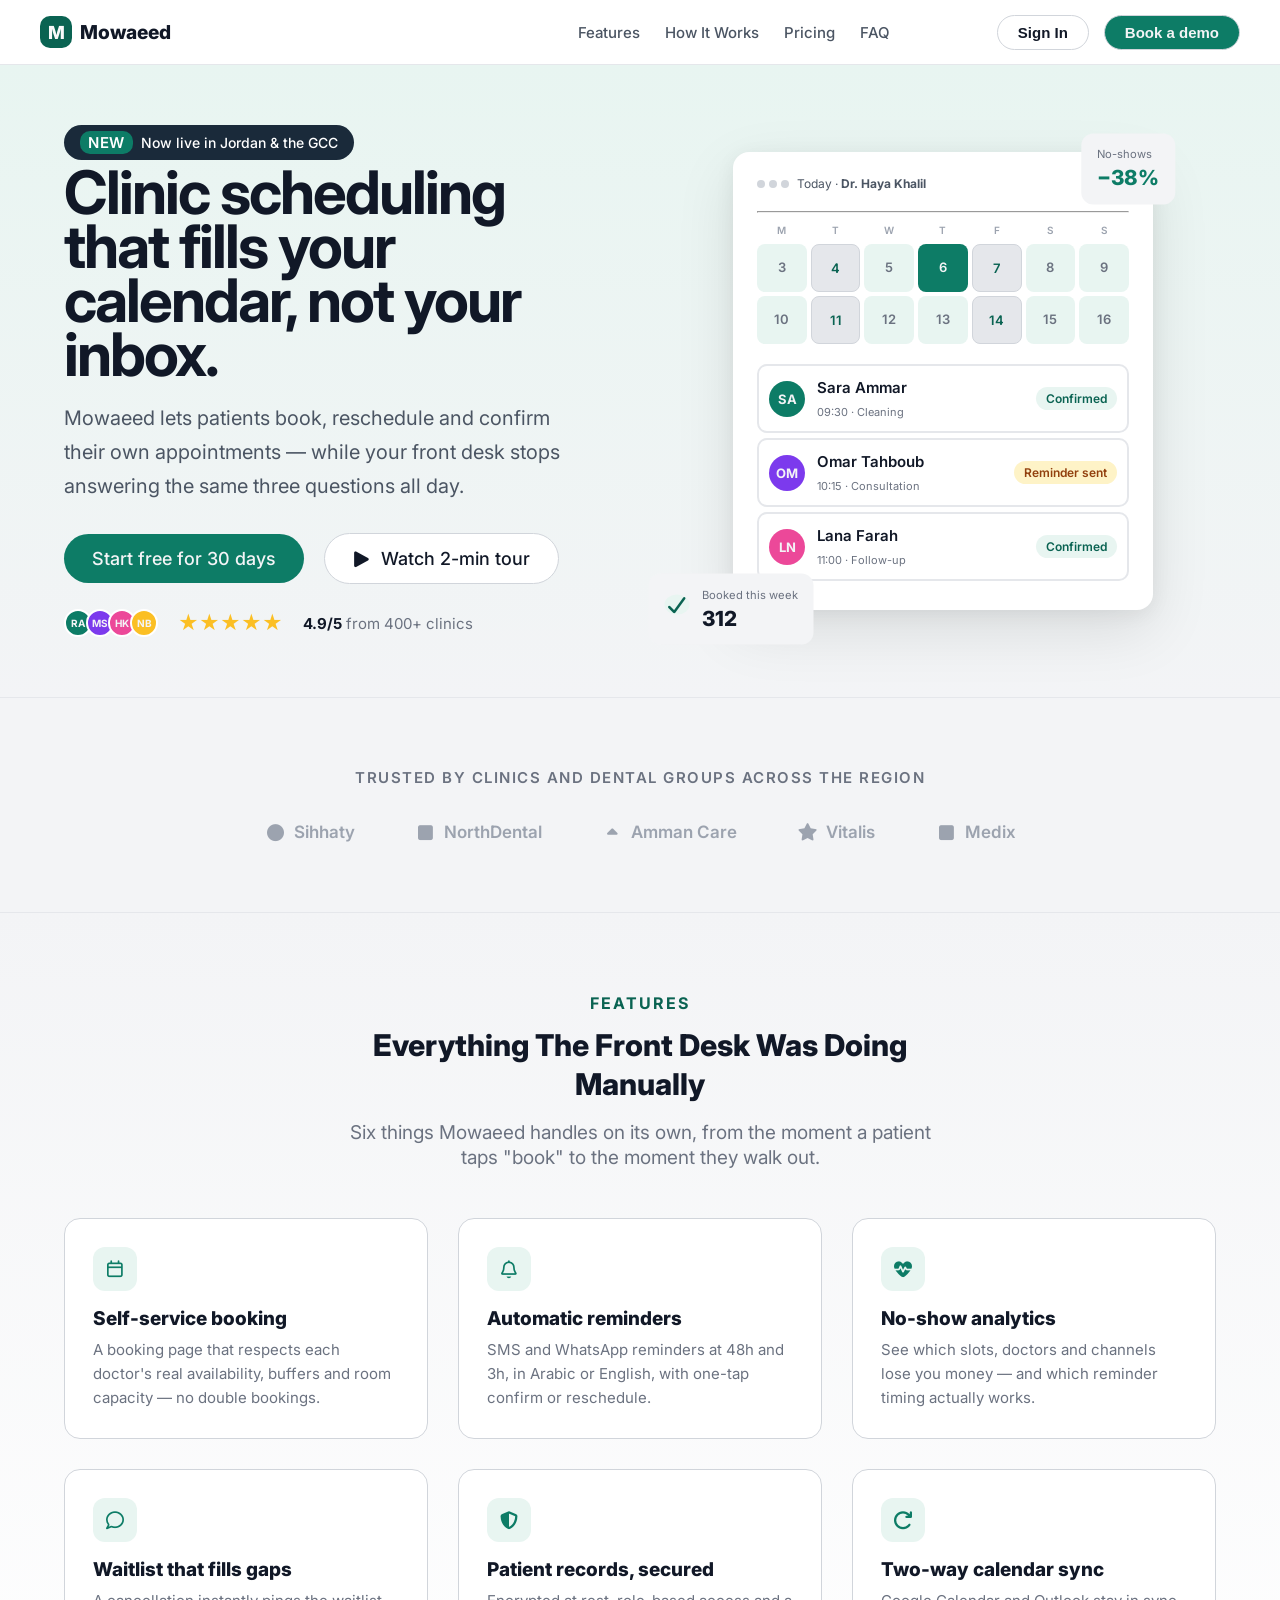
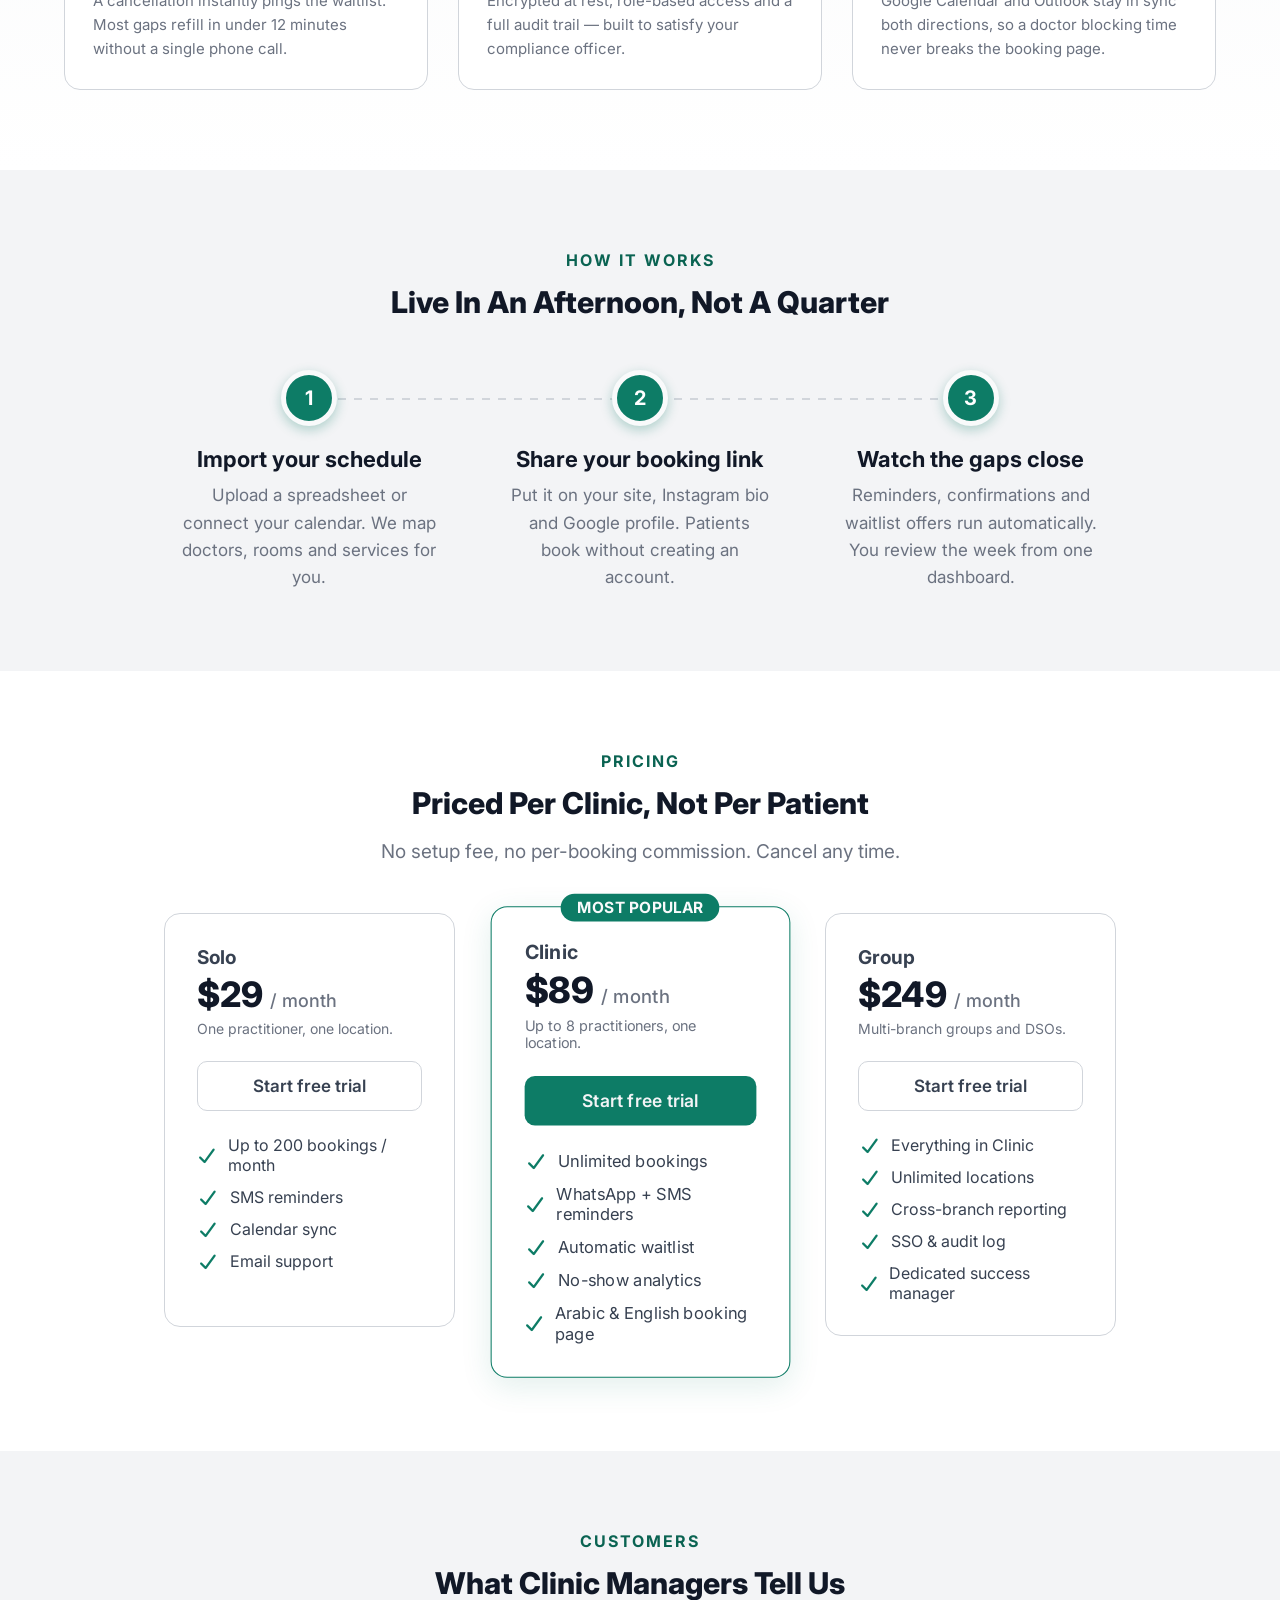
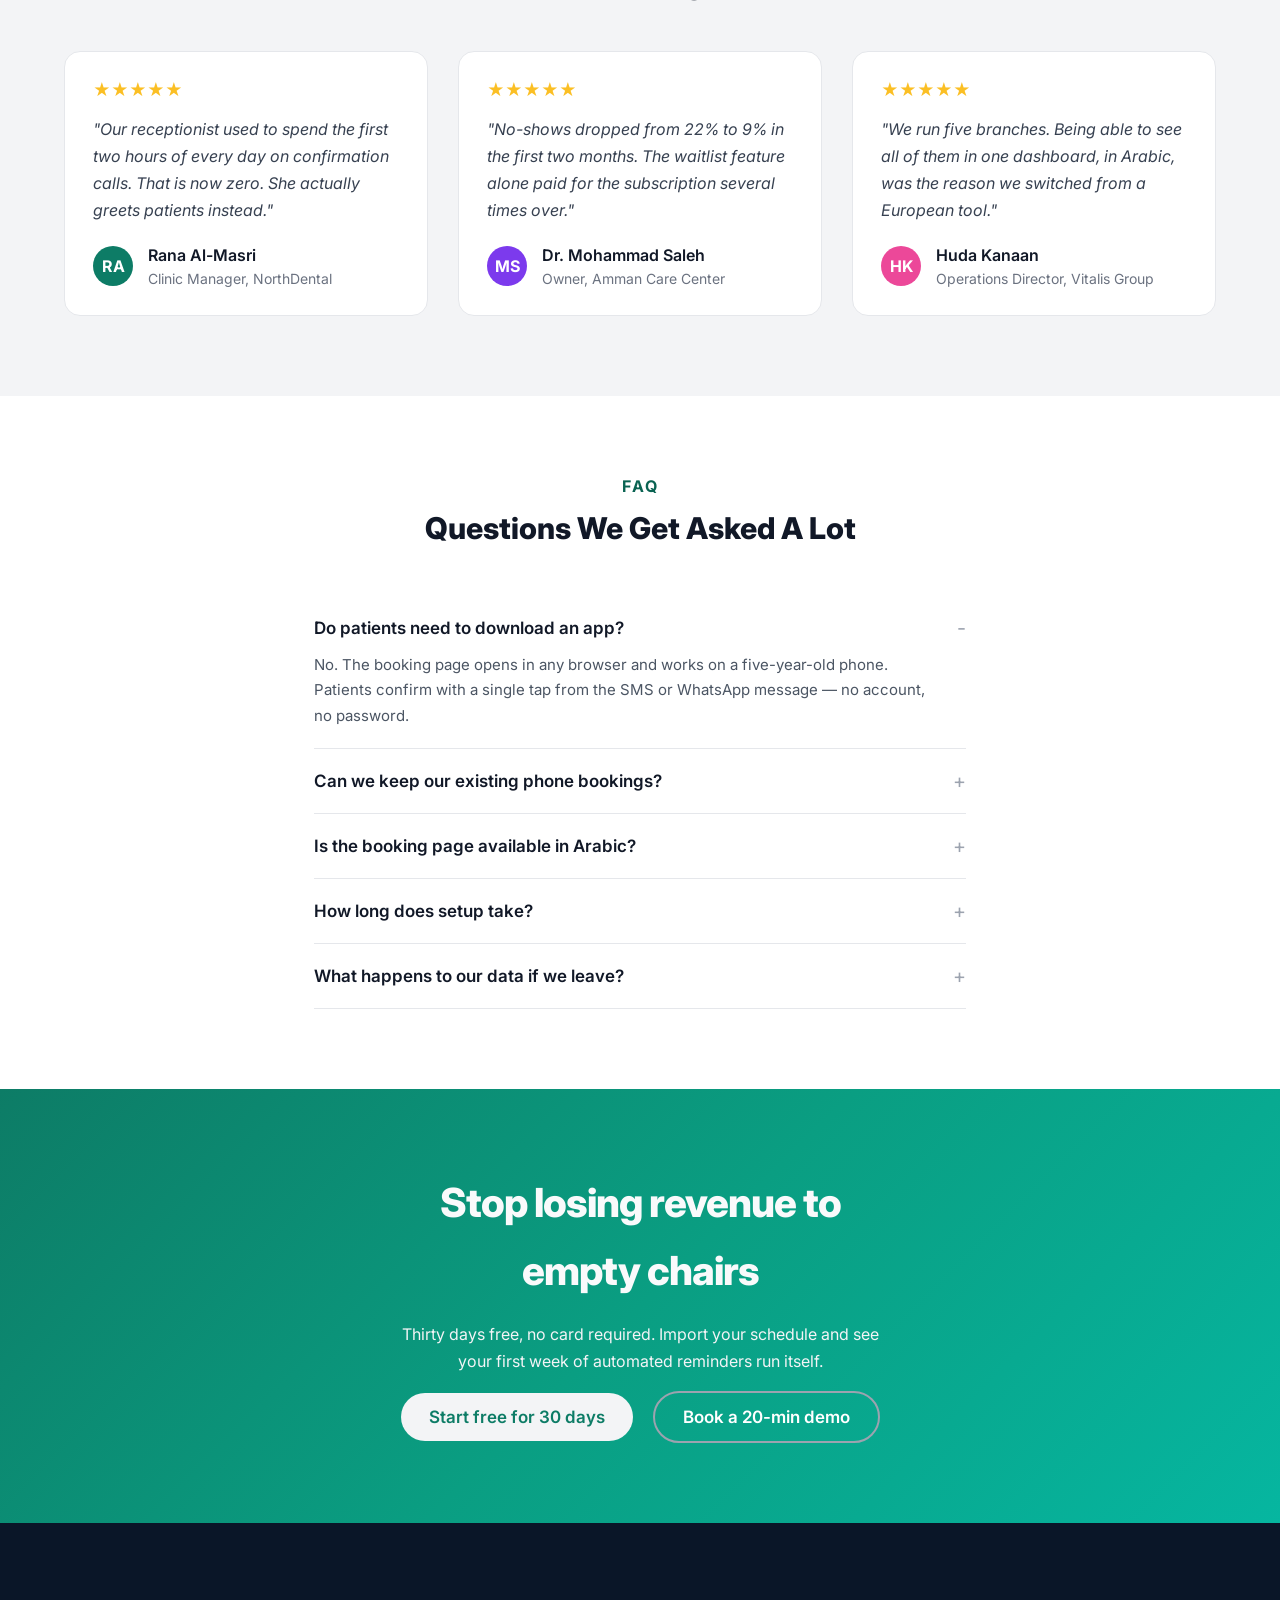
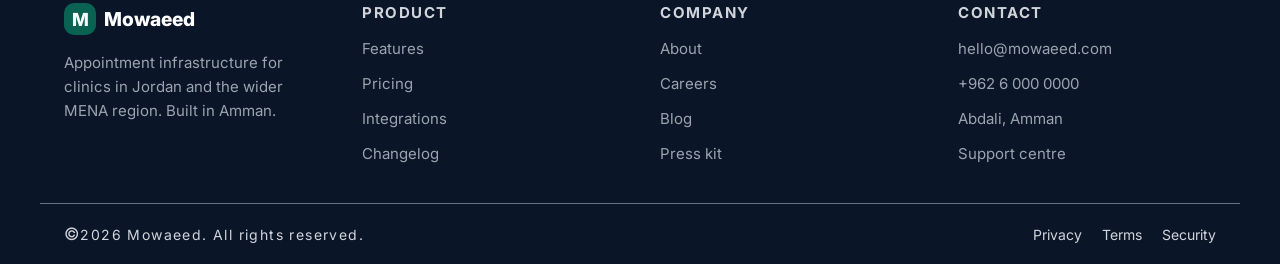
<file: index.html>
<!DOCTYPE html>
<html lang="en">

<head>
    <meta charset="UTF-8">
    <meta name="viewport" content="width=device-width, initial-scale=1.0">
    <title>Mowaeed</title>
    <link rel="stylesheet" href="css/all.min.css">
    <link rel="preconnect" href="https://fonts.googleapis.com">
    <link rel="preconnect" href="https://fonts.gstatic.com" crossorigin>
    <link
        href="https://fonts.googleapis.com/css2?family=Inter:ital,opsz,wght@0,14..32,100..900;1,14..32,100..900&display=swap"
        rel="stylesheet">
    <link rel="stylesheet" href="css/mowaeed.css">
</head>

<body>
    <!-- Start Head Section -->
    <header class="header">
        <div class="header-inner">
            <a href="#landing" class="logo">
                <div class="logo-icon">M</div>
                Mowaeed
            </a>
            <nav>
                <ul class="nav-links">
                    <li><a href="#features">Features</a></li>
                    <li><a href="#how-it-works">How It Works</a></li>
                    <li><a href="#pricing">Pricing</a></li>
                    <li><a href="#faq">FAQ</a></li>
                </ul>
            </nav>
            <div class="header-actions">
                <button class="btn-signin">Sign In</button>
                <button class="btn-demo">Book a demo</button>
            </div>
            <div class="menu-btn" aria-label="Menu">
                <span></span>
                <span></span>
                <span></span>
            </div>
        </div>
    </header>
    <!-- End Head Section -->
    <!-- Start Landing Section -->
    <section class="landing" id="landing">
        <div class="landing-inner">
            <div class="landing-content">
                <div class="landing-badge">
                    <span class="badge-new">NEW</span>
                    Now live in Jordan &amp; the GCC
                </div>
                <h1>Clinic scheduling that fills your calendar, not your inbox.</h1>
                <p>Mowaeed lets patients book, reschedule and confirm their own appointments — while your front desk
                    stops answering the same three questions all day.</p>
                <div class="landing-btn">
                    <a href="#" class="btn-primary">Start free for 30 days</a>
                    <a href="#" class="btn-secondary">
                        <i class="fa-solid fa-play"></i>
                        Watch 2-min tour
                    </a>
                </div>
                <div class="landing-rating">
                    <div class="rating-avatars">
                        <span class="av1">RA</span>
                        <span class="av2">MS</span>
                        <span class="av3">HK</span>
                        <span class="av4">NB</span>
                    </div>
                    <div class="rating-stars">★★★★★</div>
                    <div class="rating-text"><strong>4.9/5</strong> from 400+ clinics</div>
                </div>
            </div>
            <div class="landing-table">
                <div class="dashboard-mockup">
                    <div class="mockup-header">
                        <div class="mockup-header-left">
                            <div class="mockup-dots">
                                <span></span><span></span><span></span>
                            </div>
                            <span class="mockup-title">Today · <strong>Dr. Haya Khalil</strong></span>
                        </div>
                    </div>
                    <hr>
                    <div class="calendar-grid">
                        <div class="day-label">M</div>
                        <div class="day-label">T</div>
                        <div class="day-label">W</div>
                        <div class="day-label">T</div>
                        <div class="day-label">F</div>
                        <div class="day-label">S</div>
                        <div class="day-label">S</div>
                        <div class="day">3</div>
                        <div class="day active">4</div>
                        <div class="day">5</div>
                        <div class="day today">6</div>
                        <div class="day active">7</div>
                        <div class="day">8</div>
                        <div class="day">9</div>
                        <div class="day">10</div>
                        <div class="day active">11</div>
                        <div class="day">12</div>
                        <div class="day">13</div>
                        <div class="day active">14</div>
                        <div class="day">15</div>
                        <div class="day">16</div>
                    </div>
                    <div class="appointment-row">
                        <div class="client-avatar teal">SA</div>
                        <div class="client-info">
                            <div class="client-name">Sara Ammar</div>
                            <div class="client-detail">09:30 · Cleaning</div>
                        </div>
                        <span class="client-status confirmed">Confirmed</span>
                    </div>
                    <div class="appointment-row">
                        <div class="client-avatar purple">OM</div>
                        <div class="client-info">
                            <div class="client-name">Omar Tahboub</div>
                            <div class="client-detail">10:15 · Consultation</div>
                        </div>
                        <span class="client-status reminder">Reminder sent</span>
                    </div>
                    <div class="appointment-row">
                        <div class="client-avatar pink">LN</div>
                        <div class="client-info">
                            <div class="client-name">Lana Farah</div>
                            <div class="client-detail">11:00 · Follow-up</div>
                        </div>
                        <span class="client-status confirmed">Confirmed</span>
                    </div>
                    <div class="mockup-stats">
                        <div class="stat-card one">
                            <div class="stat-label">No-shows</div>
                            <div class="stat-value teal">−38%</div>
                        </div>
                        <div class="stat-card two">
                            <i class="fa-solid fa-check"></i>
                            <div class="info">
                                <div class="stat-label">Booked this week</div>
                                <div class="stat-value">312</div>
                            </div>
                        </div>
                    </div>
                </div>
            </div>
        </div>
    </section>
    <!-- End Landing Section -->
    <!-- Start Section Trusted By -->
    <section class="trusted">
        <div class="trusted-inner">
            <div class="trusted-label">Trusted by clinics and dental groups across the region</div>
            <ul class="trusted-logos">
                <li class="circle"><i class="fa-solid fa-circle"></i>Sihhaty</li>
                <li class="square-border"><i class="fa-solid fa-square"></i>NorthDental</li>
                <li class="triangle"><i class="fa-solid fa-caret-up"></i>Amman Care</li>
                <li class="star"><i class="fa-solid fa-star"></i>Vitalis</li>
                <li class="square"><i class="fa-solid fa-square"></i>Medix</li>
            </ul>
        </div>
    </section>
    <!-- End Section Trusted By -->
    <!-- Start Features Section -->
    <section class="features" id="features">
        <div class="container">
            <div class="section-header">
                <div class="section-label">Features</div>
                <h2 class="section-title">Everything the front desk was doing manually</h2>
                <p class="section-subtitle">Six things Mowaeed handles on its own, from the moment a patient taps "book"
                    to the moment they walk out.</p>
            </div>
            <div class="features-grid">
                <div class="feature-card">
                    <div class="feature-icon">
                        <i class="fa-regular fa-calendar"></i>
                    </div>
                    <h3>Self-service booking</h3>
                    <p>A booking page that respects each doctor's real availability, buffers and room capacity — no
                        double bookings.</p>
                </div>
                <div class="feature-card">
                    <div class="feature-icon">
                        <i class="fa-regular fa-bell"></i>
                    </div>
                    <h3>Automatic reminders</h3>
                    <p>SMS and WhatsApp reminders at 48h and 3h, in Arabic or English, with one-tap confirm or
                        reschedule.</p>
                </div>
                <div class="feature-card">
                    <div class="feature-icon">
                        <i class="fa-solid fa-heart-pulse"></i>
                    </div>
                    <h3>No-show analytics</h3>
                    <p>See which slots, doctors and channels lose you money — and which reminder timing actually works.
                    </p>
                </div>
                <div class="feature-card">
                    <div class="feature-icon">
                        <i class="fa-regular fa-comment"></i>
                    </div>
                    <h3>Waitlist that fills gaps</h3>
                    <p>A cancellation instantly pings the waitlist. Most gaps refill in under 12 minutes without a
                        single phone call.</p>
                </div>
                <div class="feature-card">
                    <div class="feature-icon">
                        <i class="fa-solid fa-shield-halved"></i>
                    </div>
                    <h3>Patient records, secured</h3>
                    <p>Encrypted at rest, role-based access and a full audit trail — built to satisfy your compliance
                        officer.</p>
                </div>
                <div class="feature-card">
                    <div class="feature-icon">
                        <i class="fa-solid fa-arrow-rotate-right"></i>
                    </div>
                    <h3>Two-way calendar sync</h3>
                    <p>Google Calendar and Outlook stay in sync both directions, so a doctor blocking time never breaks
                        the booking page.</p>
                </div>
            </div>
        </div>
    </section>
    <!-- End Features Section -->
    <!-- Start How It Works Section -->
    <section class="how-it-works" id="how-it-works">
        <div class="container">
            <div class="section-header">
                <div class="section-label">How it works</div>
                <h2 class="section-title">Live in an afternoon, not a quarter</h2>
            </div>
            <div class="steps">
                <div class="step">
                    <div class="step-number">1</div>
                    <h3>Import your schedule</h3>
                    <p>Upload a spreadsheet or connect your calendar. We map doctors, rooms and services for you.</p>
                </div>
                <div class="step">
                    <div class="step-number">2</div>
                    <h3>Share your booking link</h3>
                    <p>Put it on your site, Instagram bio and Google profile. Patients book without creating an account.
                    </p>
                </div>
                <div class="step">
                    <div class="step-number">3</div>
                    <h3>Watch the gaps close</h3>
                    <p>Reminders, confirmations and waitlist offers run automatically. You review the week from one
                        dashboard.</p>
                </div>
            </div>
        </div>
    </section>
    <!-- End How It Works Section -->
    <!-- Start Pricing Section -->
    <section class="pricing" id="pricing">
        <div class="container">
            <div class="section-header">
                <div class="section-label">Pricing</div>
                <h2 class="section-title">Priced per clinic, not per patient</h2>
                <p class="section-subtitle">No setup fee, no per-booking commission. Cancel any time.</p>
            </div>
            <div class="pricing-grid">
                <div class="pricing-card">
                    <div class="plan-name">Solo</div>
                    <div class="plan-price">$29 <span>/ month</span></div>
                    <div class="plan-desc">One practitioner, one location.</div>
                    <a href="#" class="plan-btn outline">Start free trial</a>
                    <ul class="plan-features">
                        <li><i class="fa-solid fa-check"></i>Up to 200 bookings / month</li>
                        <li><i class="fa-solid fa-check"></i>SMS reminders</li>
                        <li><i class="fa-solid fa-check"></i>Calendar sync</li>
                        <li><i class="fa-solid fa-check"></i>Email support</li>
                    </ul>
                </div>
                <div class="pricing-card popular">
                    <div class="popular-badge">Most Popular</div>
                    <div class="plan-name">Clinic</div>
                    <div class="plan-price">$89 <span>/ month</span></div>
                    <div class="plan-desc">Up to 8 practitioners, one location.</div>
                    <a href="#" class="plan-btn primary">Start free trial</a>
                    <ul class="plan-features">
                        <li><i class="fa-solid fa-check"></i>Unlimited bookings</li>
                        <li><i class="fa-solid fa-check"></i>WhatsApp + SMS reminders</li>
                        <li><i class="fa-solid fa-check"></i>Automatic waitlist</li>
                        <li><i class="fa-solid fa-check"></i>No-show analytics</li>
                        <li><i class="fa-solid fa-check"></i>Arabic &amp; English booking page</li>
                    </ul>
                </div>
                <div class="pricing-card">
                    <div class="plan-name">Group</div>
                    <div class="plan-price">$249 <span>/ month</span></div>
                    <div class="plan-desc">Multi-branch groups and DSOs.</div>
                    <a href="#" class="plan-btn outline">Start free trial</a>
                    <ul class="plan-features">
                        <li><i class="fa-solid fa-check"></i>Everything in Clinic</li>
                        <li><i class="fa-solid fa-check"></i>Unlimited locations</li>
                        <li><i class="fa-solid fa-check"></i>Cross-branch reporting</li>
                        <li><i class="fa-solid fa-check"></i>SSO &amp; audit log</li>
                        <li><i class="fa-solid fa-check"></i>Dedicated success manager</li>
                    </ul>
                </div>
            </div>
        </div>
    </section>
    <!-- End Pricing Section -->
    <!-- Start Testimonials Section -->
    <section class="testimonials">
        <div class="container">
            <div class="section-header">
                <div class="section-label">Customers</div>
                <h2 class="section-title">What clinic managers tell us</h2>
            </div>
            <div class="testimonials-grid">
                <div class="testimonial-card">
                    <div class="testimonial-stars">★★★★★</div>
                    <blockquote>"Our receptionist used to spend the first two hours of every day on confirmation calls.
                        That is now zero. She actually
                        greets patients instead."</blockquote>
                    <div class="testimonial-author">
                        <div class="author-avatar teal">RA</div>
                        <div class="author-info">
                            <div class="author-name">Rana Al-Masri</div>
                            <div class="author-role">Clinic Manager, NorthDental</div>
                        </div>
                    </div>
                </div>
                <div class="testimonial-card">
                    <div class="testimonial-stars">★★★★★</div>
                    <blockquote>"No-shows dropped from 22% to 9% in the first two months. The waitlist feature alone
                        paid for the subscription several
                        times over."</blockquote>
                    <div class="testimonial-author">
                        <div class="author-avatar purple">MS</div>
                        <div class="author-info">
                            <div class="author-name">Dr. Mohammad Saleh</div>
                            <div class="author-role">Owner, Amman Care Center</div>
                        </div>
                    </div>
                </div>
                <div class="testimonial-card">
                    <div class="testimonial-stars">★★★★★</div>
                    <blockquote>"We run five branches. Being able to see all of them in one dashboard, in Arabic, was
                        the reason we switched from a
                        European tool."</blockquote>
                    <div class="testimonial-author">
                        <div class="author-avatar pink">HK</div>
                        <div class="author-info">
                            <div class="author-name">Huda Kanaan</div>
                            <div class="author-role">Operations Director, Vitalis Group</div>
                        </div>
                    </div>
                </div>
            </div>
        </div>
    </section>
    <!-- End Testimonials Section -->
    <!-- Start FAQ Section -->
    <section class="faq" id="faq">
        <div class="container">
            <div class="section-header">
                <div class="section-label">FAQ</div>
                <h2 class="section-title">Questions we get asked a lot</h2>
            </div>
            <div class="faq-list">
                <div class="faq-item">
                    <details open>
                        <summary>Do patients need to download an app?</summary>
                        <p>No. The booking page opens in any browser and works on a five-year-old phone. Patients
                            confirm with a single tap from
                            the SMS or WhatsApp message — no account, no password.</p>
                    </details>
                </div>
                <div class="faq-item">
                    <details>
                        <summary>Can we keep our existing phone bookings?</summary>
                    </details>
                </div>
                <div class="faq-item">
                    <details>
                        <summary>Is the booking page available in Arabic?</summary>
                    </details>
                </div>
                <div class="faq-item">
                    <details>
                        <summary>How long does setup take?</summary>
                    </details>
                </div>
                <div class="faq-item">
                    <details>
                        <summary>What happens to our data if we leave?</summary>
                    </details>
                </div>
            </div>
        </div>
    </section>
    <!-- End FAQ Section -->
    <!-- Start CTA Section -->
    <section class="cta">
        <div class="container">
            <h2>Stop losing revenue to empty chairs</h2>
            <p>Thirty days free, no card required. Import your schedule and see your first week of automated reminders
                run itself.</p>
            <div class="cta-btn">
                <a href="#" class="free">Start free for 30 days</a>
                <a href="#" class="demo">Book a 20-min demo</a>
            </div>
        </div>
    </section>
    <!-- End CTA Section -->
    <!-- Start Footer Section -->
    <footer class="footer">
        <div class="footer-inner">
            <div class="footer-brand">
                <div class="logo">
                    <div class="logo-icon">M</div>
                    Mowaeed
                </div>
                <p>Appointment infrastructure for clinics in Jordan and the wider MENA region. Built in Amman.</p>
            </div>
            <div class="footer-col">
                <h4>Product</h4>
                <ul>
                    <li><a href="#">Features</a></li>
                    <li><a href="#">Pricing</a></li>
                    <li><a href="#">Integrations</a></li>
                    <li><a href="#">Changelog</a></li>
                </ul>
            </div>
            <div class="footer-col">
                <h4>Company</h4>
                <ul>
                    <li><a href="#">About</a></li>
                    <li><a href="#">Careers</a></li>
                    <li><a href="#">Blog</a></li>
                    <li><a href="#">Press kit</a></li>
                </ul>
            </div>
            <div class="footer-col">
                <h4>Contact</h4>
                <ul>
                    <li><a href="#">hello@mowaeed.com</a></li>
                    <li><a href="#">+962 6 000 0000</a></li>
                    <li><a href="#">Abdali, Amman</a></li>
                    <li><a href="#">Support centre</a></li>
                </ul>
            </div>
        </div>
        <div class="footer-bottom">
            <div class="copyright"><span>&copy;</span>2026 Mowaeed. All rights reserved.</div>
            <div class="footer-bottom-links">
                <a href="#">Privacy</a>
                <a href="#">Terms</a>
                <a href="#">Security</a>
            </div>
        </div>
    </footer>
    <!-- End Footer Section -->
</body>

</html>
</file>
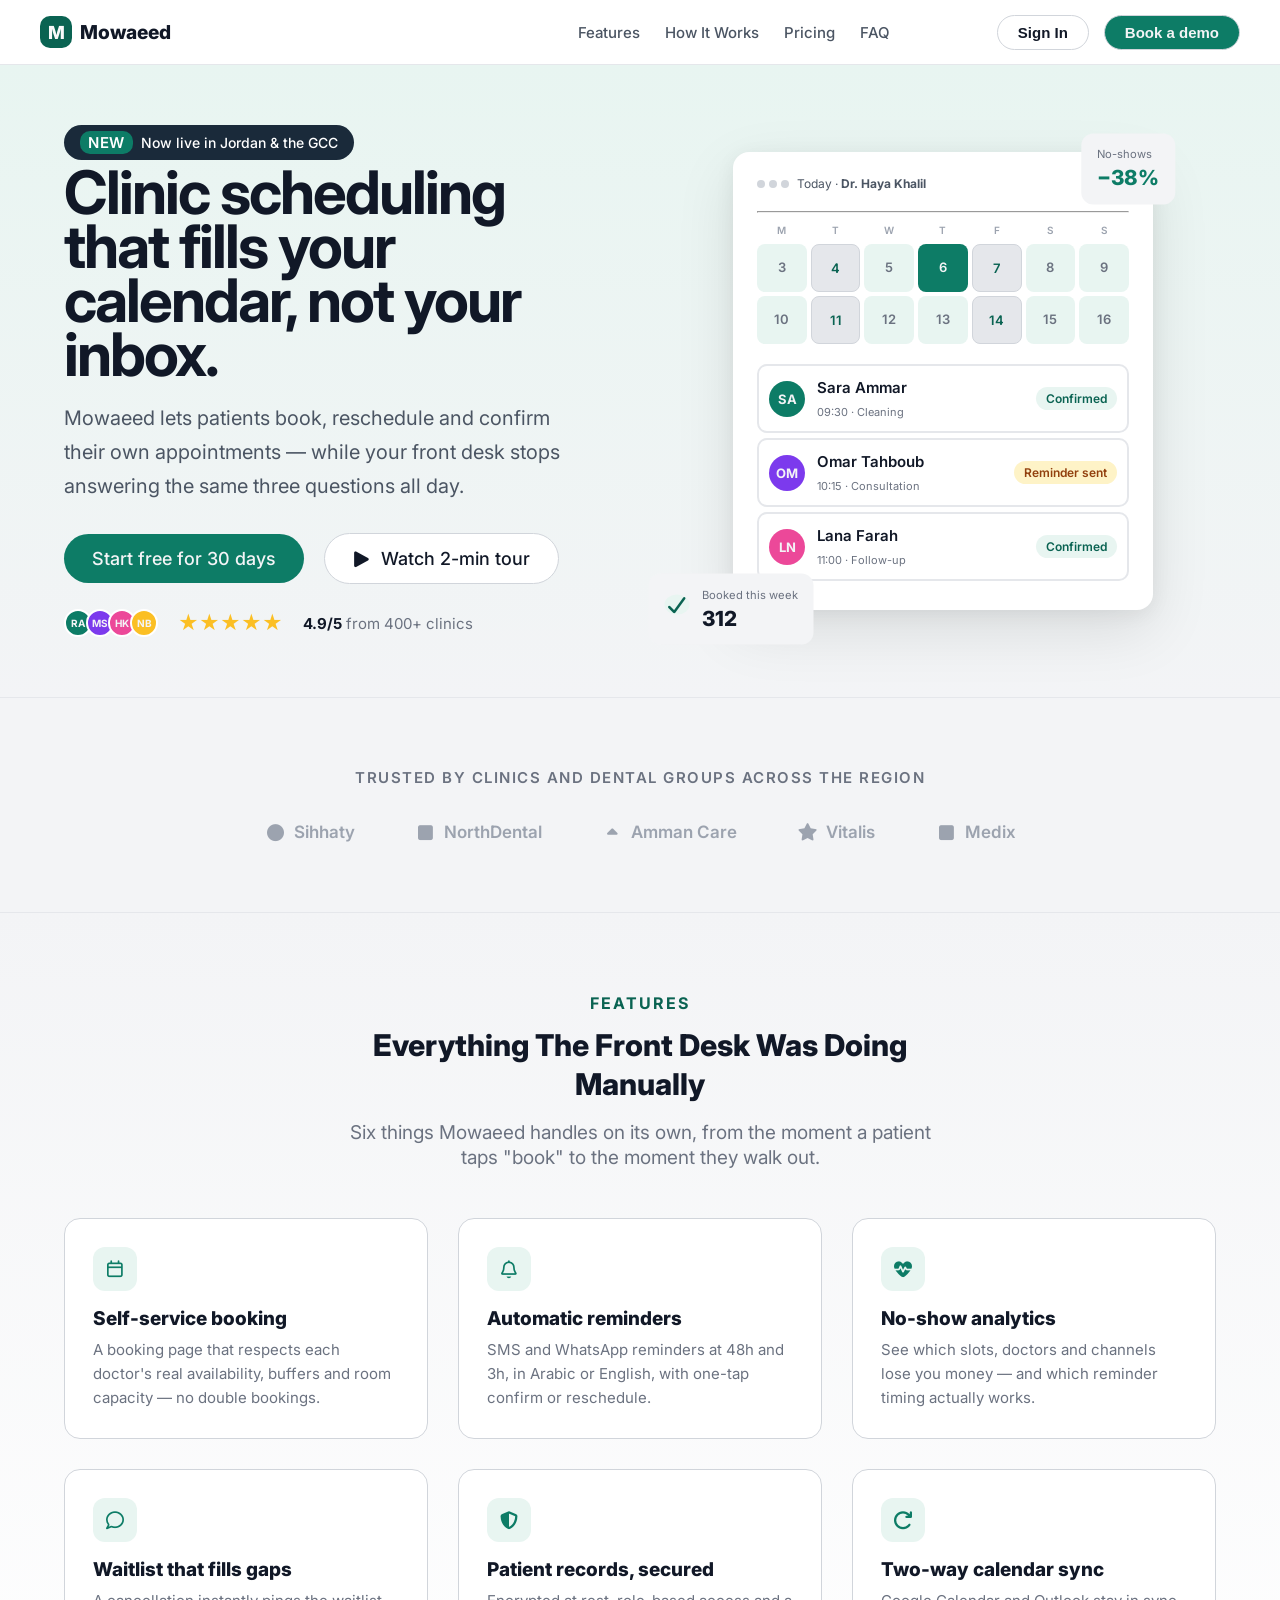
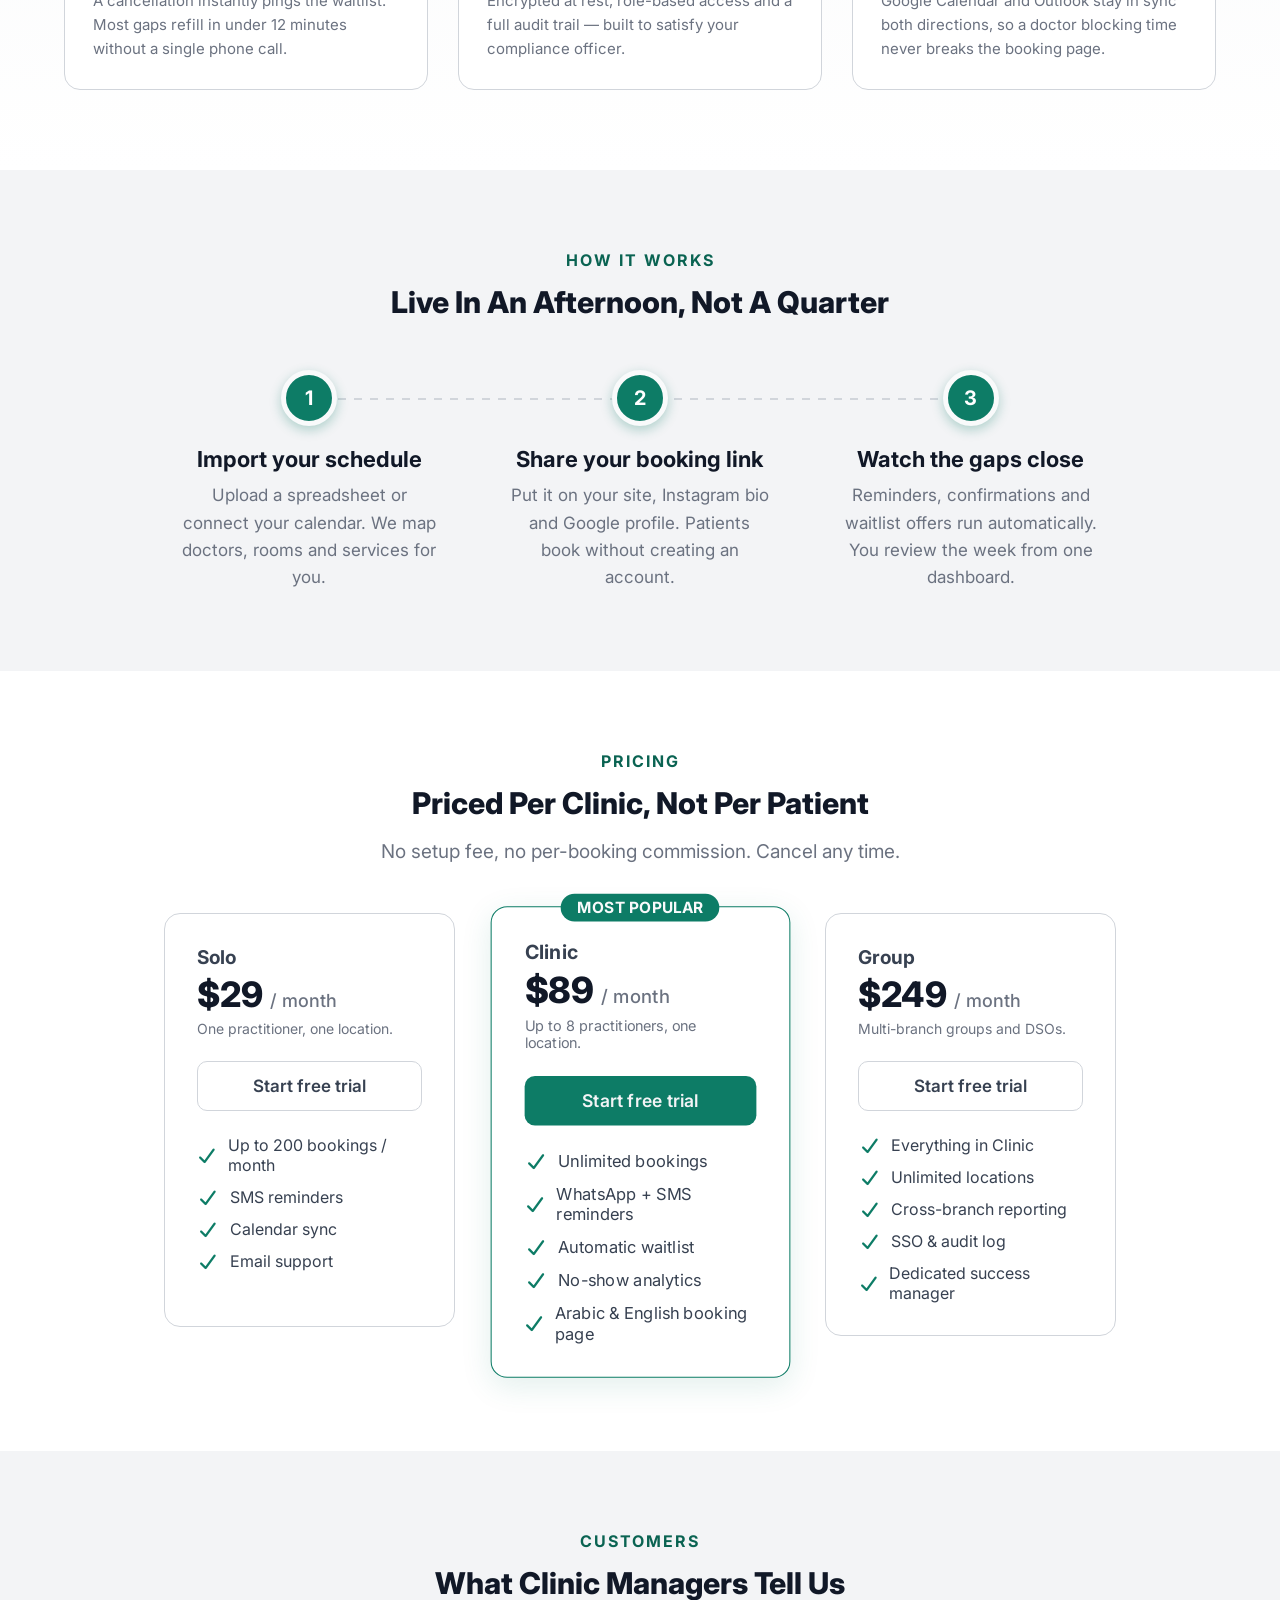
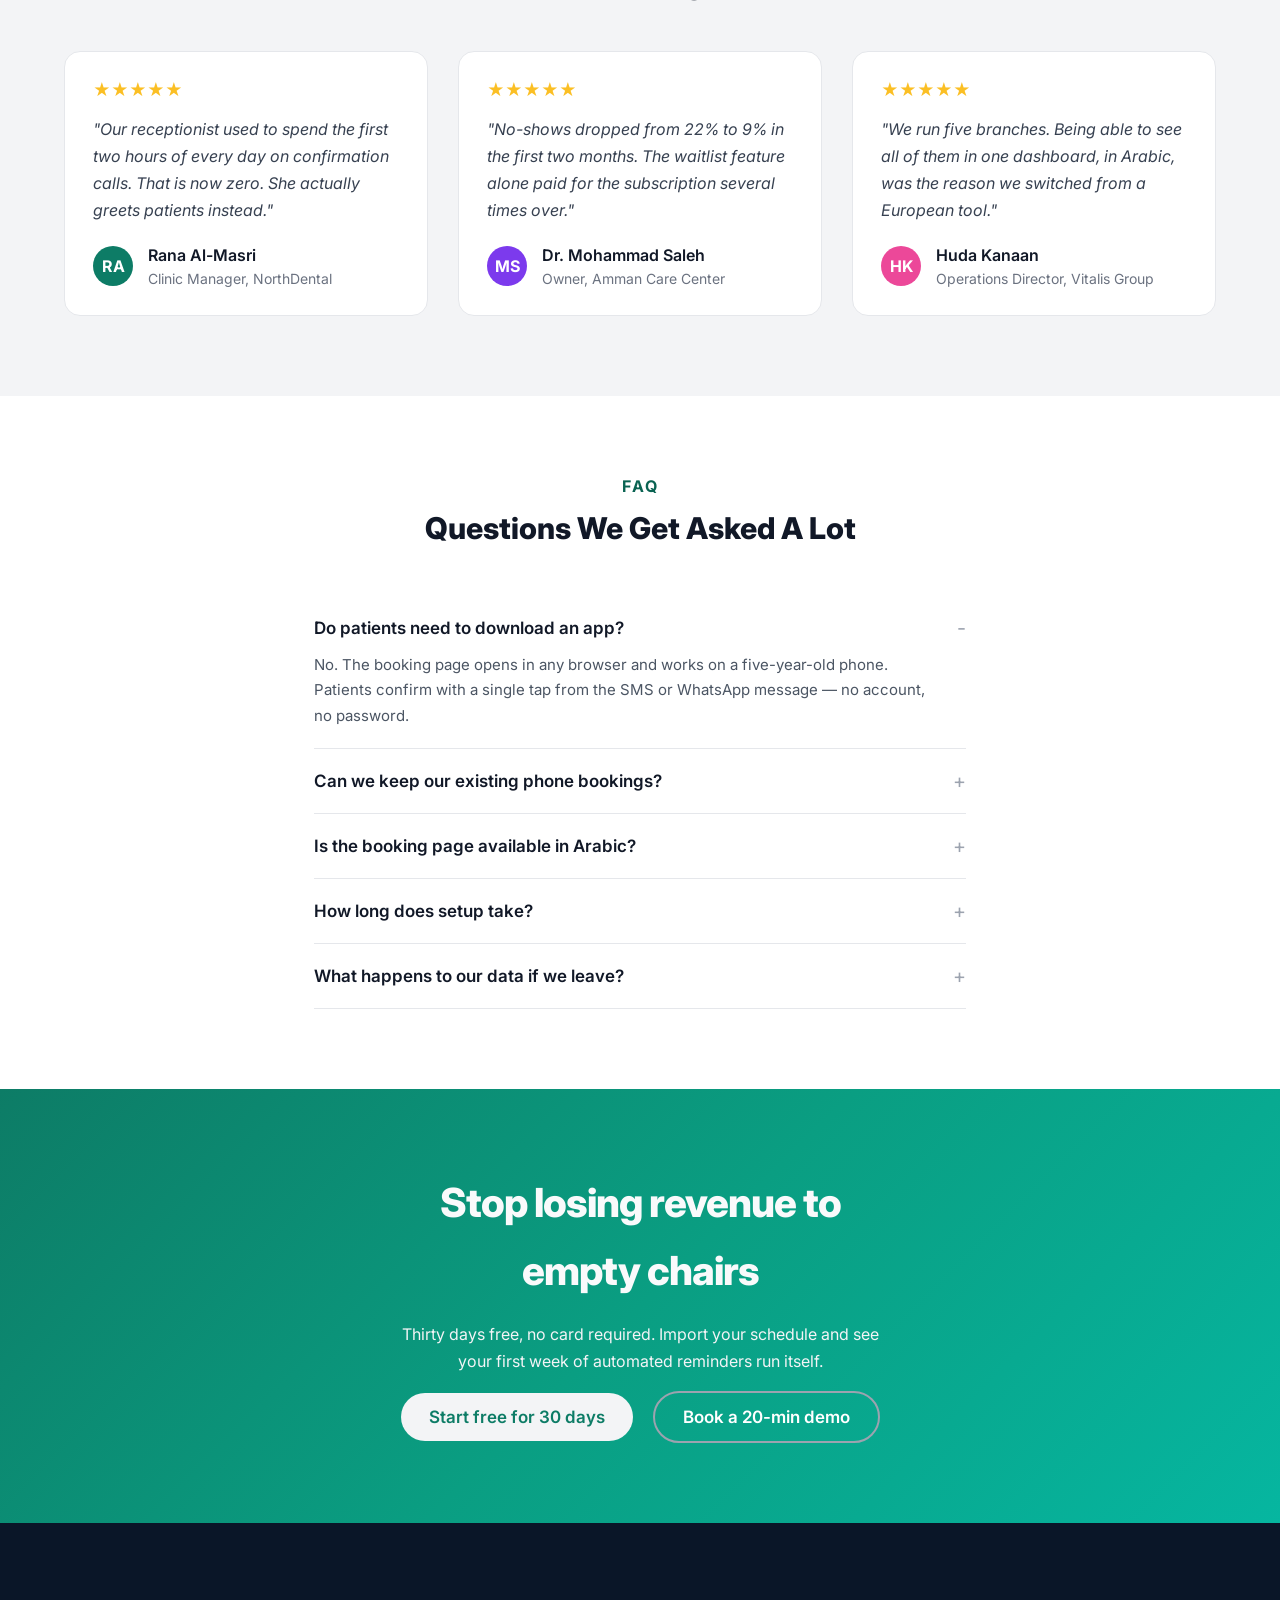
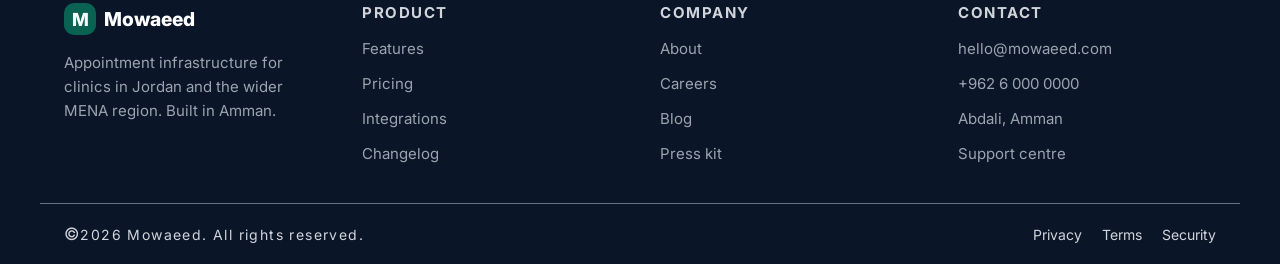
<file: mowaeed.html>
<!DOCTYPE html>
<html lang="en">

<head>
    <meta charset="UTF-8">
    <meta name="viewport" content="width=device-width, initial-scale=1.0">
    <title>Mowaeed</title>
    <link rel="stylesheet" href="css/all.min.css">
    <link rel="preconnect" href="https://fonts.googleapis.com">
    <link rel="preconnect" href="https://fonts.gstatic.com" crossorigin>
    <link
        href="https://fonts.googleapis.com/css2?family=Inter:ital,opsz,wght@0,14..32,100..900;1,14..32,100..900&display=swap"
        rel="stylesheet">
    <link rel="stylesheet" href="css/mowaeed.css">
</head>

<body>
    <!-- Start Head Section -->
    <header class="header">
        <div class="header-inner">
            <a href="#landing" class="logo">
                <div class="logo-icon">M</div>
                Mowaeed
            </a>
            <nav>
                <ul class="nav-links">
                    <li><a href="#features">Features</a></li>
                    <li><a href="#how-it-works">How It Works</a></li>
                    <li><a href="#pricing">Pricing</a></li>
                    <li><a href="#faq">FAQ</a></li>
                </ul>
            </nav>
            <div class="header-actions">
                <button class="btn-signin">Sign In</button>
                <button class="btn-demo">Book a demo</button>
            </div>
            <div class="menu-btn" aria-label="Menu">
                <span></span>
                <span></span>
                <span></span>
            </div>
        </div>
    </header>
    <!-- End Head Section -->
    <!-- Start Landing Section -->
    <section class="landing" id="landing">
        <div class="landing-inner">
            <div class="landing-content">
                <div class="landing-badge">
                    <span class="badge-new">NEW</span>
                    Now live in Jordan &amp; the GCC
                </div>
                <h1>Clinic scheduling that fills your calendar, not your inbox.</h1>
                <p>Mowaeed lets patients book, reschedule and confirm their own appointments — while your front desk
                    stops answering the same three questions all day.</p>
                <div class="landing-btn">
                    <a href="#" class="btn-primary">Start free for 30 days</a>
                    <a href="#" class="btn-secondary">
                        <i class="fa-solid fa-play"></i>
                        Watch 2-min tour
                    </a>
                </div>
                <div class="landing-rating">
                    <div class="rating-avatars">
                        <span class="av1">RA</span>
                        <span class="av2">MS</span>
                        <span class="av3">HK</span>
                        <span class="av4">NB</span>
                    </div>
                    <div class="rating-stars">★★★★★</div>
                    <div class="rating-text"><strong>4.9/5</strong> from 400+ clinics</div>
                </div>
            </div>
            <div class="landing-table">
                <div class="dashboard-mockup">
                    <div class="mockup-header">
                        <div class="mockup-header-left">
                            <div class="mockup-dots">
                                <span></span><span></span><span></span>
                            </div>
                            <span class="mockup-title">Today · <strong>Dr. Haya Khalil</strong></span>
                        </div>
                    </div>
                    <hr>
                    <div class="calendar-grid">
                        <div class="day-label">M</div>
                        <div class="day-label">T</div>
                        <div class="day-label">W</div>
                        <div class="day-label">T</div>
                        <div class="day-label">F</div>
                        <div class="day-label">S</div>
                        <div class="day-label">S</div>
                        <div class="day">3</div>
                        <div class="day active">4</div>
                        <div class="day">5</div>
                        <div class="day today">6</div>
                        <div class="day active">7</div>
                        <div class="day">8</div>
                        <div class="day">9</div>
                        <div class="day">10</div>
                        <div class="day active">11</div>
                        <div class="day">12</div>
                        <div class="day">13</div>
                        <div class="day active">14</div>
                        <div class="day">15</div>
                        <div class="day">16</div>
                    </div>
                    <div class="appointment-row">
                        <div class="client-avatar teal">SA</div>
                        <div class="client-info">
                            <div class="client-name">Sara Ammar</div>
                            <div class="client-detail">09:30 · Cleaning</div>
                        </div>
                        <span class="client-status confirmed">Confirmed</span>
                    </div>
                    <div class="appointment-row">
                        <div class="client-avatar purple">OM</div>
                        <div class="client-info">
                            <div class="client-name">Omar Tahboub</div>
                            <div class="client-detail">10:15 · Consultation</div>
                        </div>
                        <span class="client-status reminder">Reminder sent</span>
                    </div>
                    <div class="appointment-row">
                        <div class="client-avatar pink">LN</div>
                        <div class="client-info">
                            <div class="client-name">Lana Farah</div>
                            <div class="client-detail">11:00 · Follow-up</div>
                        </div>
                        <span class="client-status confirmed">Confirmed</span>
                    </div>
                    <div class="mockup-stats">
                        <div class="stat-card one">
                            <div class="stat-label">No-shows</div>
                            <div class="stat-value teal">−38%</div>
                        </div>
                        <div class="stat-card two">
                            <i class="fa-solid fa-check"></i>
                            <div class="info">
                                <div class="stat-label">Booked this week</div>
                                <div class="stat-value">312</div>
                            </div>
                        </div>
                    </div>
                </div>
            </div>
        </div>
    </section>
    <!-- End Landing Section -->
    <!-- Start Section Trusted By -->
    <section class="trusted">
        <div class="trusted-inner">
            <div class="trusted-label">Trusted by clinics and dental groups across the region</div>
            <ul class="trusted-logos">
                <li class="circle"><i class="fa-solid fa-circle"></i>Sihhaty</li>
                <li class="square-border"><i class="fa-solid fa-square"></i>NorthDental</li>
                <li class="triangle"><i class="fa-solid fa-caret-up"></i>Amman Care</li>
                <li class="star"><i class="fa-solid fa-star"></i></i>Vitalis</li>
                <li class="square"><i class="fa-solid fa-square"></i>Medix</li>
            </ul>
        </div>
    </section>
    <!-- End Section Trusted By -->
    <!-- Start Features Section -->
    <section class="features" id="features">
        <div class="container">
            <div class="section-header">
                <div class="section-label">Features</div>
                <h2 class="section-title">Everything the front desk was doing manually</h2>
                <p class="section-subtitle">Six things Mowaeed handles on its own, from the moment a patient taps "book"
                    to the moment they walk out.</p>
            </div>
            <div class="features-grid">
                <div class="feature-card">
                    <div class="feature-icon">
                        <i class="fa-regular fa-calendar"></i>
                    </div>
                    <h3>Self-service booking</h3>
                    <p>A booking page that respects each doctor's real availability, buffers and room capacity — no
                        double bookings.</p>
                </div>
                <div class="feature-card">
                    <div class="feature-icon">
                        <i class="fa-regular fa-bell"></i>
                    </div>
                    <h3>Automatic reminders</h3>
                    <p>SMS and WhatsApp reminders at 48h and 3h, in Arabic or English, with one-tap confirm or
                        reschedule.</p>
                </div>
                <div class="feature-card">
                    <div class="feature-icon">
                        <i class="fa-solid fa-heart-pulse"></i>
                    </div>
                    <h3>No-show analytics</h3>
                    <p>See which slots, doctors and channels lose you money — and which reminder timing actually works.
                    </p>
                </div>
                <div class="feature-card">
                    <div class="feature-icon">
                        <i class="fa-regular fa-comment"></i>
                    </div>
                    <h3>Waitlist that fills gaps</h3>
                    <p>A cancellation instantly pings the waitlist. Most gaps refill in under 12 minutes without a
                        single phone call.</p>
                </div>
                <div class="feature-card">
                    <div class="feature-icon">
                        <i class="fa-solid fa-shield-halved"></i>
                    </div>
                    <h3>Patient records, secured</h3>
                    <p>Encrypted at rest, role-based access and a full audit trail — built to satisfy your compliance
                        officer.</p>
                </div>
                <div class="feature-card">
                    <div class="feature-icon">
                        <i class="fa-solid fa-arrow-rotate-right"></i>
                    </div>
                    <h3>Two-way calendar sync</h3>
                    <p>Google Calendar and Outlook stay in sync both directions, so a doctor blocking time never breaks
                        the booking page.</p>
                </div>
            </div>
        </div>
    </section>
    <!-- End Features Section -->
    <!-- Start How It Works Section -->
    <section class="how-it-works" id="how-it-works">
        <div class="container">
            <div class="section-header">
                <div class="section-label">How it works</div>
                <h2 class="section-title">Live in an afternoon, not a quarter</h2>
            </div>
            <div class="steps">
                <div class="step">
                    <div class="step-number">1</div>
                    <h3>Import your schedule</h3>
                    <p>Upload a spreadsheet or connect your calendar. We map doctors, rooms and services for you.</p>
                </div>
                <div class="step">
                    <div class="step-number">2</div>
                    <h3>Share your booking link</h3>
                    <p>Put it on your site, Instagram bio and Google profile. Patients book without creating an account.
                    </p>
                </div>
                <div class="step">
                    <div class="step-number">3</div>
                    <h3>Watch the gaps close</h3>
                    <p>Reminders, confirmations and waitlist offers run automatically. You review the week from one
                        dashboard.</p>
                </div>
            </div>
        </div>
    </section>
    <!-- End How It Works Section -->
    <!-- Start Pricing Section -->
    <section class="pricing" id="pricing">
        <div class="container">
            <div class="section-header">
                <div class="section-label">Pricing</div>
                <h2 class="section-title">Priced per clinic, not per patient</h2>
                <p class="section-subtitle">No setup fee, no per-booking commission. Cancel any time.</p>
            </div>
            <div class="pricing-grid">
                <div class="pricing-card">
                    <div class="plan-name">Solo</div>
                    <div class="plan-price">$29 <span>/ month</span></div>
                    <div class="plan-desc">One practitioner, one location.</div>
                    <a href="#" class="plan-btn outline">Start free trial</a>
                    <ul class="plan-features">
                        <li><i class="fa-solid fa-check"></i>Up to 200 bookings / month</li>
                        <li><i class="fa-solid fa-check"></i>SMS reminders</li>
                        <li><i class="fa-solid fa-check"></i>Calendar sync</li>
                        <li><i class="fa-solid fa-check"></i>Email support</li>
                    </ul>
                </div>
                <div class="pricing-card popular">
                    <div class="popular-badge">Most Popular</div>
                    <div class="plan-name">Clinic</div>
                    <div class="plan-price">$89 <span>/ month</span></div>
                    <div class="plan-desc">Up to 8 practitioners, one location.</div>
                    <a href="#" class="plan-btn primary">Start free trial</a>
                    <ul class="plan-features">
                        <li><i class="fa-solid fa-check"></i>Unlimited bookings</li>
                        <li><i class="fa-solid fa-check"></i>WhatsApp + SMS reminders</li>
                        <li><i class="fa-solid fa-check"></i>Automatic waitlist</li>
                        <li><i class="fa-solid fa-check"></i>No-show analytics</li>
                        <li><i class="fa-solid fa-check"></i>Arabic &amp; English booking page</li>
                    </ul>
                </div>
                <div class="pricing-card">
                    <div class="plan-name">Group</div>
                    <div class="plan-price">$249 <span>/ month</span></div>
                    <div class="plan-desc">Multi-branch groups and DSOs.</div>
                    <a href="#" class="plan-btn outline">Start free trial</a>
                    <ul class="plan-features">
                        <li><i class="fa-solid fa-check"></i>Everything in Clinic</li>
                        <li><i class="fa-solid fa-check"></i>Unlimited locations</li>
                        <li><i class="fa-solid fa-check"></i>Cross-branch reporting</li>
                        <li><i class="fa-solid fa-check"></i>SSO &amp; audit log</li>
                        <li><i class="fa-solid fa-check"></i>Dedicated success manager</li>
                    </ul>
                </div>
            </div>
        </div>
    </section>
    <!-- End Pricing Section -->
    <!-- Start Testimonials Section -->
    <section class="testimonials">
        <div class="container">
            <div class="section-header">
                <div class="section-label">Customers</div>
                <h2 class="section-title">What clinic managers tell us</h2>
            </div>
            <div class="testimonials-grid">
                <div class="testimonial-card">
                    <div class="testimonial-stars">★★★★★</div>
                    <blockquote>"Our receptionist used to spend the first two hours of every day on confirmation calls.
                        That is now zero. She actually
                        greets patients instead."</blockquote>
                    <div class="testimonial-author">
                        <div class="author-avatar teal">RA</div>
                        <div class="author-info">
                            <div class="author-name">Rana Al-Masri</div>
                            <div class="author-role">Clinic Manager, NorthDental</div>
                        </div>
                    </div>
                </div>
                <div class="testimonial-card">
                    <div class="testimonial-stars">★★★★★</div>
                    <blockquote>"No-shows dropped from 22% to 9% in the first two months. The waitlist feature alone
                        paid for the subscription several
                        times over."</blockquote>
                    <div class="testimonial-author">
                        <div class="author-avatar purple">MS</div>
                        <div class="author-info">
                            <div class="author-name">Dr. Mohammad Saleh</div>
                            <div class="author-role">Owner, Amman Care Center</div>
                        </div>
                    </div>
                </div>
                <div class="testimonial-card">
                    <div class="testimonial-stars">★★★★★</div>
                    <blockquote>"We run five branches. Being able to see all of them in one dashboard, in Arabic, was
                        the reason we switched from a
                        European tool."</blockquote>
                    <div class="testimonial-author">
                        <div class="author-avatar pink">HK</div>
                        <div class="author-info">
                            <div class="author-name">Huda Kanaan</div>
                            <div class="author-role">Operations Director, Vitalis Group</div>
                        </div>
                    </div>
                </div>
            </div>
        </div>
    </section>
    <!-- End Testimonials Section -->
    <!-- Start FAQ Section -->
    <section class="faq" id="faq">
        <div class="container">
            <div class="section-header">
                <div class="section-label">FAQ</div>
                <h2 class="section-title">Questions we get asked a lot</h2>
            </div>
            <div class="faq-list">
                <div class="faq-item">
                    <details open>
                        <summary>Do patients need to download an app?</summary>
                        <p>No. The booking page opens in any browser and works on a five-year-old phone. Patients
                            confirm with a single tap from
                            the SMS or WhatsApp message — no account, no password.</p>
                    </details>
                </div>
                <div class="faq-item">
                    <details>
                        <summary>Can we keep our existing phone bookings?</summary>
                    </details>
                </div>
                <div class="faq-item">
                    <details>
                        <summary>Is the booking page available in Arabic?</summary>
                    </details>
                </div>
                <div class="faq-item">
                    <details>
                        <summary>How long does setup take?</summary>
                    </details>
                </div>
                <div class="faq-item">
                    <details>
                        <summary>What happens to our data if we leave?</summary>
                    </details>
                </div>
            </div>
        </div>
    </section>
    <!-- End FAQ Section -->
    <!-- Start CTA Section -->
    <section class="cta">
        <div class="container">
            <h2>Stop losing revenue to empty chairs</h2>
            <p>Thirty days free, no card required. Import your schedule and see your first week of automated reminders
                run itself.</p>
            <div class="cta-btn">
                <a href="#" class="free">Start free for 30 days</a>
                <a href="#" class="demo">Book a 20-min demo</a>
            </div>
        </div>
    </section>
    <!-- End CTA Section -->
    <!-- Start Footer Section -->
    <footer class="footer">
        <div class="footer-inner">
            <div class="footer-brand">
                <div class="logo">
                    <div class="logo-icon">M</div>
                    Mowaeed
                </div>
                <p>Appointment infrastructure for clinics in Jordan and the wider MENA region. Built in Amman.</p>
            </div>
            <div class="footer-col">
                <h4>Product</h4>
                <ul>
                    <li><a href="#">Features</a></li>
                    <li><a href="#">Pricing</a></li>
                    <li><a href="#">Integrations</a></li>
                    <li><a href="#">Changelog</a></li>
                </ul>
            </div>
            <div class="footer-col">
                <h4>Company</h4>
                <ul>
                    <li><a href="#">About</a></li>
                    <li><a href="#">Careers</a></li>
                    <li><a href="#">Blog</a></li>
                    <li><a href="#">Press kit</a></li>
                </ul>
            </div>
            <div class="footer-col">
                <h4>Contact</h4>
                <ul>
                    <li><a href="#">hello@mowaeed.com</a></li>
                    <li><a href="#">+962 6 000 0000</a></li>
                    <li><a href="#">Abdali, Amman</a></li>
                    <li><a href="#">Support centre</a></li>
                </ul>
            </div>
        </div>
        <div class="footer-bottom">
            <div class="copyright"><span>&copy;</span>2026 Mowaeed. All rights reserved.</div>
            <div class="footer-bottom-links">
                <a href="#">Privacy</a>
                <a href="#">Terms</a>
                <a href="#">Security</a>
            </div>
        </div>
    </footer>
    <!-- End Footer Section -->
</body>

</html>
</file>
<file: css/mowaeed.css>
/* Start Global Variables */
:root {
    --teal: #0d7c66;
    --teal-dark: #0a6352;
    --teal-light: #e8f5f1;
    --navy: #0a1628;
    --navy-light: #1a2a3a;
    --gray-50: #f9fafb;
    --gray-100: #f3f4f6;
    --gray-200: #e5e7eb;
    --gray-300: #d1d5db;
    --gray-400: #9ca3af;
    --gray-500: #6b7280;
    --gray-600: #4b5563;
    --gray-700: #374151;
    --gray-800: #1f2937;
    --gray-900: #111827;
    --yellow: #fbbf24;
    --purple: #7c3aed;
    --pink: #ec4899;
    --background-color: #fff;
    --line-height: 1.7;
    --main-transition: 0.3s;
}

*,
*::before,
*::after {
    box-sizing: border-box;
    margin: 0;
    padding: 0;
}

html {
    scroll-behavior: smooth;
}

body {
    font-family: "Inter", sans-serif;
    background-color: var(--background-color);
    color: var(--gray-900);
}

.container {
    max-width: 1400px;
    margin: 0 auto;
    padding: 0 24px;
}

a {
    text-decoration: none;
}

ul {
    list-style: none;
}

hr {
    background-color: var(--gray-100);
    margin-bottom: 7px;
}

.logo {
    display: flex;
    align-items: center;
    gap: 8px;
    font-weight: 800;
    font-size: 1.2rem;
    color: var(--gray-900);
}

.logo-icon {
    width: 32px;
    height: 32px;
    background-color: var(--teal-dark);
    border-radius: 10px;
    display: flex;
    align-items: center;
    justify-content: center;
    color: var(--gray-50);
    font-weight: 800;
    font-size: 18px;
    -webkit-border-radius: 10px;
    -moz-border-radius: 10px;
    -ms-border-radius: 10px;
    -o-border-radius: 10px;
}

.section-header {
    text-align: center;
    max-width: 600px;
    margin: 0 auto 48px;
}

.section-label {
    font-size: 16px;
    font-weight: 700;
    letter-spacing: 2px;
    text-transform: uppercase;
    color: var(--teal-dark);
    margin-bottom: 13px;
}

.section-title {
    font-size: 30px;
    font-weight: 800;
    color: var(--gray-900);
    line-height: 1.3;
    margin-bottom: 17px;
    text-transform: capitalize;
}

.section-subtitle {
    font-size: 19px;
    color: var(--gray-500);
    line-height: 1.3;
}
/* End Global Variables */
/* Start Header Section */
.header {
    position: sticky;
    top: 0;
    background: #fff;
    border-bottom: 1px solid var(--gray-200);
    z-index: 100;
    padding: 0 24px;
}

.header .header-inner {
    max-width: 1200px;
    margin: 0 auto;
    display: flex;
    align-items: center;
    justify-content: space-between;
    height: 64px;
}

.header .logo {
    display: flex;
    align-items: center;
    gap: 8px;
    font-weight: 800;
    font-size: 1.2rem;
    color: var(--gray-900);
}

.header .logo-icon {
    width: 32px;
    height: 32px;
    background-color: var(--teal-dark);
    border-radius: 10px;
    display: flex;
    align-items: center;
    justify-content: center;
    color: var(--gray-50);
    font-weight: 800;
    font-size: 18px;
    -webkit-border-radius: 10px;
    -moz-border-radius: 10px;
    -ms-border-radius: 10px;
    -o-border-radius: 10px;
}

.header .nav-links {
    display: flex;
    align-items: center;
    gap: 25px;
    list-style: none;
}

.header .nav-links a {
    font-size: 15px;
    font-weight: 500;
    color: var(--gray-600);
    transition: color var(--main-transition);
    -webkit-transition: color var(--main-transition);
    -moz-transition: color var(--main-transition);
    -ms-transition: color var(--main-transition);
    -o-transition: color var(--main-transition);
}

.header .nav-links a:hover {
    color: var(--gray-900);
}

.header .header-actions {
    display: flex;
    align-items: center;
    gap: 15px;
}

.header .header-actions .btn-signin {
    padding: 8px 20px;
    font-size: 15px;
    font-weight: 700;
    color: var(--gray-900);
    border: 1px solid var(--gray-300);
    border-radius: 60px;
    background: #fff;
    cursor: pointer;
    transition: all var(--main-transition);
    -webkit-border-radius: 60px;
    -moz-border-radius: 60px;
    -ms-border-radius: 60px;
    -o-border-radius: 60px;
    -webkit-transition: all var(--main-transition);
    -moz-transition: all var(--main-transition);
    -ms-transition: all var(--main-transition);
    -o-transition: all var(--main-transition);
}

.header .header-actions .btn-demo {
    padding: 8px 20px;
    font-size: 15px;
    font-weight: 700;
    color: var(--gray-100);
    border: 1px solid var(--gray-300);
    border-radius: 60px;
    background: var(--teal);
    cursor: pointer;
    transition: all var(--main-transition);
    -webkit-border-radius: 60px;
    -moz-border-radius: 60px;
    -ms-border-radius: 60px;
    -o-border-radius: 60px;
    -webkit-transition: all var(--main-transition);
    -moz-transition: all var(--main-transition);
    -ms-transition: all var(--main-transition);
    -o-transition: all var(--main-transition);
}

.header .header-actions .btn-signin:hover,
.header .header-actions .btn-demo:hover {
    background-color: var(--teal-dark);
    color: var(--gray-50);
}

.header .header-inner .menu-btn {
    display: none;
    border: none;
    background: none;
    cursor: pointer;
    padding: 8px;
}

.header .header-inner .menu-btn span {
    display: block;
    width: 24px;
    height: 5px;
    background: var(--gray-900);
    margin: 5px 0;
    border-radius: 2px;
    -webkit-border-radius: 2px;
    -moz-border-radius: 2px;
    -ms-border-radius: 2px;
    -o-border-radius: 2px;
}
/* End Header Section */
/* Start Landing Section */
.landing {
    padding: 60px 0;
    background: linear-gradient(180deg, var(--teal-light) 0%, var(--gray-100) 100%);
    overflow: hidden;
}

.landing .landing-inner {
    max-width: 1200px;
    margin: 0 auto;
    padding: 0 24px;
    display: grid;
    grid-template-columns: repeat(auto-fill, minmax(400px, 1fr));
    gap: 60px;
    align-items: center;
}

.landing .landing-badge {
    display: inline-flex;
    align-items: center;
    gap: 8px;
    padding: 6px 16px;
    background-color: var(--navy-light);
    border-radius: 50px;
    -webkit-border-radius: 50px;
    -moz-border-radius: 50px;
    -ms-border-radius: 50px;
    -o-border-radius: 50px;
    font-size: 14px;
    font-weight: 500;
    color: var(--background-color);
    margin-bottom: 5px;
}

.landing .landing-badge .badge-new {
    background-color: var(--teal);
    color: var(--background-color);
    padding: 2px 8px;
    border-radius: 10px;
    -webkit-border-radius: 10px;
    -moz-border-radius: 10px;
    -ms-border-radius: 10px;
    -o-border-radius: 10px;
    font-size: 15px;
    font-weight: 600;
    letter-spacing: .5px;
}

.landing h1 {
    color: var(--gray-900);
    font-size: 60px;
    line-height: 0.9;
    margin-bottom: 20px;
    letter-spacing: -2px;
}

.landing p {
    font-size: 20px;
    color: var(--gray-600);
    line-height: var(--line-height);
    margin-bottom: 30px;
    max-width: 500px;
}

.landing .landing-btn {
    display: flex;
    align-items: center;
    gap: 20px;
    margin-bottom: 25px;
    flex-wrap: wrap;
}

.landing .landing-btn .btn-primary {
    display: inline-flex;
    align-items: center;
    justify-content: center;
    text-align: center;
    padding: 14px 28px;
    background-color: var(--teal);
    color: var(--gray-100);
    font-size: 18px;
    font-weight: 500;
    border-radius: 50px;
    -webkit-border-radius: 50px;
    -moz-border-radius: 50px;
    -ms-border-radius: 50px;
    -o-border-radius: 50px;
    border: none;
    cursor: pointer;
    transition: all var(--main-transition);
    -webkit-transition: all var(--main-transition);
    -moz-transition: all var(--main-transition);
    -ms-transition: all var(--main-transition);
    -o-transition: all var(--main-transition);
}

.landing .landing-btn .btn-primary:hover {
    background-color: var(--teal-dark);
    color: var(--gray-50);
}

.landing .landing-btn .btn-secondary {
    display: inline-flex;
    align-items: center;
    justify-content: center;
    gap: 5px;
    text-align: center;
    padding: 14px 28px;
    background-color: var(--background-color);
    color: var(--gray-900);
    font-size: 18px;
    font-weight: 500;
    border-radius: 50px;
    -webkit-border-radius: 50px;
    -moz-border-radius: 50px;
    -ms-border-radius: 50px;
    -o-border-radius: 50px;
    border: 1px solid var(--gray-300);
    cursor: pointer;
    transition: all var(--main-transition);
    -webkit-transition: all var(--main-transition);
    -moz-transition: all var(--main-transition);
    -ms-transition: all var(--main-transition);
    -o-transition: all var(--main-transition);
}

.landing .landing-btn .btn-secondary:hover {
    background-color: var(--teal-dark);
    color: var(--gray-50);
}

.landing .landing-btn .btn-secondary i {
    padding-right: 20px;
}

.landing .landing-rating {
    display: flex;
    align-items: center;
    gap: 20px;
}

.landing .landing-rating .rating-avatars {
    display: flex;
}

.landing .landing-rating .rating-avatars span {
    width: 28px;
    height: 28px;
    border-radius: 50%;
    -webkit-border-radius: 50%;
    -moz-border-radius: 50%;
    -ms-border-radius: 50%;
    -o-border-radius: 50%;
    display: flex;
    align-items: center;
    justify-content: center;
    font-size: 10px;
    font-weight: 700;
    color: var(--gray-100);
    margin-left: -6px;
    border: 2px solid var(--background-color);
}

.landing .landing-rating .rating-avatars span:first-child {
    margin-left: 0;
    background-color: var(--teal);
}

.landing .landing-rating .rating-avatars span:nth-child(2) {
    background-color: var(--purple);
}

.landing .landing-rating .rating-avatars span:nth-child(3) {
    background-color: var(--pink);
}

.landing .landing-rating .rating-avatars span:last-child {
    background-color: var(--yellow);
}

.landing .landing-rating .rating-stars {
    color: var(--yellow);
    letter-spacing: 1;
    font-size: 20px;
}

.landing .landing-rating .rating-text {
    font-size: 15px;
    color: var(--gray-500);
}

.landing .landing-rating .rating-text strong {
    color: var(--gray-900);
}

.landing .landing-table {
    position: relative;
    display: flex;
    justify-content: center;
}

.landing .dashboard-mockup {
    background-color: var(--background-color);
    border-radius: 16px;
    -webkit-border-radius: 16px;
    -moz-border-radius: 16px;
    -ms-border-radius: 16px;
    -o-border-radius: 16px;
    box-shadow: 0 20px 60px rgba(0, 0, 0, 0.1), 0 4px 20px rgba(0, 0, 0, 0.06);
    padding: 24px;
    max-width: 420px;
    width: 100%;
}

.landing .dashboard-mockup .mockup-header {
    display: flex;
    align-items: center;
    justify-content: space-between;
    margin-bottom: 20px;
}

.landing .dashboard-mockup .mockup-header-left {
    display: flex;
    align-items: center;
    gap: 8px;
}

.landing .dashboard-mockup .mockup-dots {
    display: flex;
    gap: 4px;
}

.landing .dashboard-mockup .mockup-dots span {
    width: 8px;
    height: 8px;
    background-color: var(--gray-300);
    border-radius: 50%;
    -webkit-border-radius: 50%;
    -moz-border-radius: 50%;
    -ms-border-radius: 50%;
    -o-border-radius: 50%;
}

.landing .dashboard-mockup .mockup-title {
    font-size: 12px;
    color: var(--gray-600);
}

.landing .calendar-grid {
    display: grid;
    grid-template-columns: repeat(7, 1fr);
    gap: 4px;
    margin-bottom: 20px;
    text-align: center;
}

.landing .calendar-grid .day-label {
    font-size: 10px;
    font-weight: 600;
    color: var(--gray-400);
    padding: 4px 0;
}

.landing .calendar-grid .day {
    color: var(--gray-500);
    font-size: 13px;
    padding: 15px 10px;
    border-radius: 8px;
    -webkit-border-radius: 8px;
    -moz-border-radius: 8px;
    -ms-border-radius: 8px;
    -o-border-radius: 8px;
    background-color: var(--teal-light);
    font-weight: 600;
}

.landing .calendar-grid .day.active {
    color: var(--teal-dark);
    background-color: var(--gray-200);
    border: 1px solid var(--gray-300);
}

.landing .calendar-grid .day.today {
    color: var(--gray-100);
    background-color: var(--teal);
}

.landing .appointment-row {
    display: flex;
    align-items: center;
    padding: 12px 10px;
    border: 2px solid var(--gray-200);
    border-radius: 10px;
    -webkit-border-radius: 10px;
    -moz-border-radius: 10px;
    -ms-border-radius: 10px;
    -o-border-radius: 10px;
    gap: 12px;
    margin-bottom: 5px;
}

.landing .appointment-row .client-avatar {
    width: 36px;
    height: 36px;
    border-radius: 50%;
    -webkit-border-radius: 50%;
    -moz-border-radius: 50%;
    -ms-border-radius: 50%;
    -o-border-radius: 50%;
    display: flex;
    align-items: center;
    justify-content: center;
    font-size: 13px;
    font-weight: 700;
    color: var(--gray-100);
    flex-shrink: 0;
}

.landing .appointment-row .client-avatar.teal {
    background-color: var(--teal);
}

.landing .appointment-row .client-avatar.purple {
    background-color: var(--purple);
}

.landing .appointment-row .client-avatar.pink {
    background-color: var(--pink);
}

.landing .appointment-row .client-info {
    flex: 1;
}
.landing .appointment-row .client-info .client-name {
    font-size: 15px;
    font-weight: 600;
    color: var(--gray-900);
    margin-bottom: 8px;
}

.landing .appointment-row .client-info .client-detail {
    font-size: 11px;
    color: var(--gray-500);
}

.landing .appointment-row .client-status {
    font-size: 12px;
    font-weight: 600;
    padding: 4px 10px;
    border-radius: 100px;
    white-space: nowrap;
}

.landing .appointment-row .client-status.confirmed {
    background-color: var(--teal-light);
    color: var(--teal-dark);
}

.landing .appointment-row .client-status.reminder {
    background-color: #fef3c7;
    color: #92400e;
}

.landing .mockup-stats {
    display: flex;
    position: absolute;
    gap: 12px;
    margin-top: 16px;
}

.landing .mockup-stats .stat-card {
    background-color: var(--gray-100);
    border-radius: 12px;
    -webkit-border-radius: 12px;
    -moz-border-radius: 12px;
    -ms-border-radius: 12px;
    -o-border-radius: 12px;
    padding: 14px 16px;
}

.landing .mockup-stats .stat-card.one {
    top: 0;
    left: 0;
    transform: translate(345%,-660%);
    -webkit-transform: translate(345%,-660%);
    -moz-transform: translate(345%,-660%);
    -ms-transform: translate(345%,-660%);
    -o-transform: translate(345%,-660%);
}

.landing .mockup-stats .stat-card.two {
    display: flex;
    justify-content: center;
    align-items: center;
    gap: 12px;
    bottom: 0;
    right: 0;
    transform: translate(-130%,-40%);
    -webkit-transform: translate(-130%,-40%);
    -moz-transform: translate(-130%,-40%);
    -ms-transform: translate(-130%,-40%);
    -o-transform: translate(-130%,-40%);
}

.landing .mockup-stats .stat-label {
    font-size: 0.7rem;
    color: var(--gray-500);
    margin-bottom: 4px;
}

.landing .mockup-stats .stat-value {
    font-size: 1.3rem;
    font-weight: 800;
    color: var(--gray-900);
}

.landing .mockup-stats .stat-value.teal {
    color: var(--teal);
}

.landing .mockup-stats .stat-card.two i {
    color: var(--teal-dark);
    font-size: 20px;
    background-color: var(--teal-light);
    border-radius: 50%;
    -webkit-border-radius: 50%;
    -moz-border-radius: 50%;
    -ms-border-radius: 50%;
    -o-border-radius: 50%;
    margin-bottom: 10px;
}
/* End Landing Section */
/* Start Trusted By Section */
.trusted {
    background-color: var(--gray-100);
    padding: 70px 0;
    border-top: 1px solid var(--gray-200);
    border-bottom: 1px solid var(--gray-200);
}

.trusted .trusted-inner {
    max-width: 1200px;
    margin: 0 auto;
    padding: 0 24px;
    text-align: center;
}

.trusted .trusted-label {
    font-size: 15px;
    font-weight: 600;
    letter-spacing: 1.5px;
    text-transform: uppercase;
    color: var(--gray-500);
    margin-bottom: 35px;
}

.trusted .trusted-logos {
    display: flex;
    align-items: center;
    justify-content: center;
    gap: 60px;
    flex-wrap: wrap;
}

.trusted .trusted-logos li {
    display: flex;
    align-items: center;
    gap: 8px;
    font-size: 17px;
    font-weight: 600;
    color: var(--gray-400);
}

.trusted .trusted-logos li.square-border {
    border-radius: 3px;
    -webkit-border-radius: 3px;
    -moz-border-radius: 3px;
    -ms-border-radius: 3px;
    -o-border-radius: 3px;
}
/* End Trusted By Section */
/* Start Features Section */
.features {
    padding: 80px 0;
    background: linear-gradient(180deg, var(--gray-100) 0%, white 100%)
}

.features .features-grid {
    display: grid;
    grid-template-columns: repeat(auto-fill, minmax(350px, 1fr));
    gap: 30px;
    max-width: 1200px;
    margin: 0 auto;
    padding: 0 24px;
}

.features .feature-card {
    background-color: var(--background-color);
    border: 1px solid var(--gray-300);
    border-radius: 16px;
    -webkit-border-radius: 16px;
    -moz-border-radius: 16px;
    -ms-border-radius: 16px;
    -o-border-radius: 16px;
    padding: 28px;
    transition: all var(--main-transition);
    -webkit-transition: all var(--main-transition);
    -moz-transition: all var(--main-transition);
    -ms-transition: all var(--main-transition);
    -o-transition: all var(--main-transition);
}

.features .feature-card:hover {
    border-color: var(--teal);
    box-shadow: 0 4px 20px rgba(13, 124, 102, 0.08);
}

.features .feature-card .feature-icon {
    width: 44px;
    height: 44px;
    background-color: var(--teal-light);
    border-radius: 12px;
    -webkit-border-radius: 12px;
    -moz-border-radius: 12px;
    -ms-border-radius: 12px;
    -o-border-radius: 12px;
    display: flex;
    align-items: center;
    justify-content: center;
    margin-bottom: 16px;
    color: var(--teal);
    font-size: 18px;
}

.features .feature-card h3 {
    font-size: 19px;
    font-weight: 800;
    color: var(--gray-900);
    margin-bottom: 8px;
}

.features .feature-card p {
    font-size: 15px;
    color: var(--gray-500);
    line-height: 1.6;
}
/* End Features Section */
/* Start How It Works Section */
.how-it-works {
    padding: 80px 0;
    background-color: var(--gray-100);
}

.how-it-works .steps {
    display: grid;
    grid-template-columns: repeat(auto-fill, minmax(270px, 1fr));
    gap: 40px;
    max-width: 1000px;
    margin: 0 auto;
    padding: 0 24px;
    position: relative;
}

.how-it-works .steps::before {
    content: "";
    position: absolute;
    top: 28px;
    left: 15%;
    right: 15%;
    height: 2px;
    background: repeating-linear-gradient(90deg, var(--gray-300) 0, var(--gray-300) 8px, transparent 8px, transparent 16px);
    z-index: 0;
}

.how-it-works .steps .step {
    text-align: center;
    position: relative;
    z-index: 1;
}

.how-it-works .step-number {
    width: 56px;
    height: 56px;
    background-color: var(--teal);
    color: var(--background-color);
    border: 5px solid var(--gray-50);
    border-radius: 50%;
    -webkit-border-radius: 50%;
    -moz-border-radius: 50%;
    -ms-border-radius: 50%;
    -o-border-radius: 50%;
    display: flex;
    align-items: center;
    justify-content: center;
    font-size: 20px;
    font-weight: 700;
    margin: 0 auto 20px;
    box-shadow: 0 4px 12px rgba(13, 124, 102, 0.3);
}

.how-it-works .step h3 {
    font-size: 22px;
    font-weight: 700;
    color: var(--gray-900);
    margin-bottom: 10px;
}

.how-it-works .step p {
    font-size: 17px;
    color: var(--gray-500);
    line-height: 1.6;
    max-width: 260px;
    margin: 0 auto;
}
@media (max-width: 767px) {

    
}
/* End How It Works Section */
/* Start Pricing Section */
.pricing {
    padding: 80px 0;
}

.pricing .pricing-grid {
    display: grid;
    grid-template-columns: repeat(auto-fill, minmax(250px, 1fr));
    gap: 40px;
    max-width: 1000px;
    margin: 0 auto;
    padding: 0 24px;
    align-items: start;
}

.pricing .pricing-card {
    background-color: var(--background-color);
    border: 1px solid var(--gray-300);
    border-radius: 16px;
    -webkit-border-radius: 16px;
    -moz-border-radius: 16px;
    -ms-border-radius: 16px;
    -o-border-radius: 16px;
    padding: 32px;
    position: relative;
    transition: all var(--main-transition);
    -webkit-transition: all var(--main-transition);
    -moz-transition: all var(--main-transition);
    -ms-transition: all var(--main-transition);
    -o-transition: all var(--main-transition);
}

.pricing .pricing-card:first-child {
    padding-bottom: 55px;
}

.pricing .pricing-card.popular {
    border-color: var(--teal);
    box-shadow: 0 8px 30px rgba(13, 124, 102, 0.12);
    transform: scale(1.03);
    -webkit-transform: scale(1.03);
    -moz-transform: scale(1.03);
    -ms-transform: scale(1.03);
    -o-transform: scale(1.03);
}

.pricing .pricing-card:hover {
    border-color: var(--teal-dark);
    top: -10px;
}

.pricing .popular-badge {
    position: absolute;
    top: -13px;
    left: 50%;
    transform: translateX(-50%);
    -webkit-transform: translateX(-50%);
    -moz-transform: translateX(-50%);
    -ms-transform: translateX(-50%);
    -o-transform: translateX(-50%);
    background-color: var(--teal);
    color: var(--gray-50);
    padding: 4px 16px;
    border-radius: 100px;
    -webkit-border-radius: 100px;
    -moz-border-radius: 100px;
    -ms-border-radius: 100px;
    -o-border-radius: 100px;
    font-size: 15px;
    font-weight: 700;
    letter-spacing: 1;
    text-transform: uppercase;
    white-space: nowrap;
}

.pricing .pricing-card .plan-name {
    font-size: 19px;
    font-weight: 700;
    color: var(--gray-700);
    margin-bottom: 8px;
}

.pricing .pricing-card .plan-price {
    font-size: 35px;
    font-weight: 800;
    color: var(--gray-900);
    line-height: 1;
}

.pricing .pricing-card .plan-price span {
    font-size: 18px;
    font-weight: 500;
    color: var(--gray-500);
}

.pricing .pricing-card .plan-desc {
    font-size: 14px;
    color: var(--gray-500);
    margin-top: 8px;
    margin-bottom: 24px;
}

.pricing .pricing-card .plan-btn {
    display: block;
    width: 100%;
    padding: 14px;
    text-align: center;
    border-radius: 10px;
    -webkit-border-radius: 10px;
    -moz-border-radius: 10px;
    -ms-border-radius: 10px;
    -o-border-radius: 10px;
    font-size: 17px;
    font-weight: 600;
    cursor: pointer;
    transition: all var(--main-transition);
    -webkit-transition: all var(--main-transition);
    -moz-transition: all var(--main-transition);
    -ms-transition: all var(--main-transition);
    -o-transition: all var(--main-transition);
    margin-bottom: 24px;
}

.pricing .pricing-card .plan-btn.outline {
    background-color: var(--background-color);
    color: var(--gray-700);
    border: 1px solid var(--gray-300);
}

.pricing .pricing-card .plan-btn.primary {
    background-color: var(--teal);
    color: var(--gray-100);
    border: none;
}

.pricing .pricing-card .plan-btn.outline:hover,
.pricing .pricing-card .plan-btn.primary:hover {
    background-color: var(--teal-dark);
    color: var(--gray-50);
}

.pricing .pricing-card .plan-features {
    list-style: none;
    display: flex;
    flex-direction: column;
    gap: 12px;
}

.pricing .pricing-card .plan-features li {
    display: flex;
    align-items: center;
    gap: 10px;
    font-size: 16px;
    color: var(--gray-700);
}

.pricing .pricing-card .plan-features li i {
    color: var(--teal);
    font-weight: 700;
    font-size: 18px;
}
/* End Pricing Section */
/* Start Testimonials Section */
.testimonials {
    padding: 80px 0;
    background-color: var(--gray-100);
}

.testimonials .testimonials-grid {
    display: grid;
    grid-template-columns: repeat(auto-fill, minmax(350px, 1fr));
    gap: 30px;
    max-width: 1200px;
    margin: 0 auto;
    padding: 0 24px;
}

.testimonials .testimonial-card {
    background-color: var(--background-color);
    border: 1px solid var(--gray-200);
    border-radius: 16px;
    -webkit-border-radius: 16px;
    -moz-border-radius: 16px;
    -ms-border-radius: 16px;
    -o-border-radius: 16px;
    padding: 28px;
}

.testimonials .testimonial-card .testimonial-stars {
    color: var(--yellow);
    font-size: 17px;
    letter-spacing: 2;
    margin-bottom: 16px;
}

.testimonials .testimonial-card blockquote {
    font-size: 16px;
    color: var(--gray-700);
    line-height: 1.7;
    margin-bottom: 20px;
    font-style: italic;
}

.testimonials .testimonial-card .testimonial-author {
    display: flex;
    align-items: center;
    gap: 15px;
}

.testimonials .author-avatar {
    width: 40px;
    height: 40px;
    border-radius: 50%;
    -webkit-border-radius: 50%;
    -moz-border-radius: 50%;
    -ms-border-radius: 50%;
    -o-border-radius: 50%;
    display: flex;
    align-items: center;
    justify-content: center;
    font-size: 13xp;
    font-weight: 700;
    color: var(--background-color);
}

.testimonials .author-avatar.teal {
    background-color: var(--teal);
}

.testimonials .author-avatar.purple {
    background-color: var(--purple);
}

.testimonials .author-avatar.pink {
    background-color: var(--pink);
}

.testimonials .author-info {
    display: flex;
    flex-direction: column;
    gap: 5px;
}

.testimonials .author-info .author-name {
    font-size: 16px;
    font-weight: 600;
    color: var(--gray-900);
}

.testimonials .author-info .author-role {
    font-size: 14px;
    color: var(--gray-500);
}
/* End Testimonials Section */
/* Start FAQ Section */
.faq {
    padding: 80px 0;
}

.faq .faq-list {
    max-width: 700px;
    margin: 0 auto;
    padding: 0 24px;
}

.faq .faq-list .faq-item {
    border-bottom: 1px solid var(--gray-200);
}

.faq .faq-item details {
    padding: 20px 0;
}

.faq .faq-item details summary {
    font-size: 17px;
    font-weight: 600;
    color: var(--gray-900);
    cursor: pointer;
    list-style: none;
    display: flex;
    align-items: center;
    justify-content: space-between;
    gap: 16px;
}

.faq .faq-item details summary::after {
    content: "+";
    font-size: 20px;
    font-weight: 400;
    color: var(--gray-400);
    flex-shrink: 0;
}

.faq .faq-item details[open] summary::after {
    content: "-";
}

.faq .faq-item details p {
    font-size: 15px;
    color: var(--gray-600);
    line-height: 1.7;
    margin-top: 12px;
    padding-right: 40px;
}
/* End FAQ Section */
/* Start CTA Section */
.cta {
    padding: 80px 0;
    background: linear-gradient(135deg,
        var(--teal) 0%,
        #0a9e82 50%,
        #06b6a0 100%);
    text-align: center;
}

.cta .container {
    max-width: 550px;
}

.cta h2 {
    font-size: 40px;
    font-weight: 800;
    color: var(--gray-50);
    margin-bottom: 16px;
    letter-spacing: -1px;
    line-height: var(--line-height);
}

.cta p {
    font-size: 16px;
    color: var(--gray-100);
    margin: 0 auto 16px;
    line-height: var(--line-height);
}

.cta .cta-btn {
    display: flex;
    align-items: center;
    justify-content: center;
    gap: 20px;
    flex-wrap: wrap;
}

.cta .cta-btn .free {
    padding: 14px 28px;
    background-color: var(--gray-100);
    color: var(--teal);
    font-size: 17px;
    font-weight: 600;
    border-radius: 50px;
    -webkit-border-radius: 50px;
    -moz-border-radius: 50px;
    -ms-border-radius: 50px;
    -o-border-radius: 50px;
    border: none;
    outline: none;
    cursor: pointer;
    transition: all var(--main-transition);
    -webkit-transition: all var(--main-transition);
    -moz-transition: all var(--main-transition);
    -ms-transition: all var(--main-transition);
    -o-transition: all var(--main-transition);
}

.cta .cta-btn .free:hover {
    color: var(--teal-dark);
    background-color: var(--gray-50);
}

.cta .cta-btn .demo {
    padding: 14px 28px;
    background-color: transparent;
    color: var(--background-color);
    font-size: 17px;
    font-weight: 600;
    border: 2px solid var(--gray-400);
    border-radius: 50px;
    -webkit-border-radius: 50px;
    -moz-border-radius: 50px;
    -ms-border-radius: 50px;
    -o-border-radius: 50px;
    outline: none;
    cursor: pointer;
    transition: all var(--main-transition);
    -webkit-transition: all var(--main-transition);
    -moz-transition: all var(--main-transition);
    -ms-transition: all var(--main-transition);
    -o-transition: all var(--main-transition);
}

.cta .cta-btn .demo:hover {
    color: var(--teal-dark);
    background-color: var(--gray-50);
    border: 2px solid #06b6a0;
}
/* End CTA Section */
/* Start Footer Section */
.footer {
    background-color: var(--navy);
    color: var(--background-color);
    padding: 80px 0 0;
}

.footer .footer-inner {
    max-width: 1200px;
    margin: 0 auto;
    padding: 0 24px;
    display: grid;
    grid-template-columns: repeat(auto-fill, minmax(250px, 1fr));
    gap: 40px;
}

.footer .footer-brand .logo {
    color: var(--background-color);
    margin-bottom: 16px;
}

.footer .footer-brand p {
    font-size: 15px;
    line-height: 1.6;
    color: var(--gray-400);
}

.footer .footer-col h4 {
    font-size: 15px;
    font-weight: 700;
    letter-spacing: 1.5px;
    text-transform: uppercase;
    color: var(--gray-300);
    margin-bottom: 16px;
}

.footer .footer-col ul {
    list-style: none;
    display: flex;
    flex-direction: column;
    gap: 15px;
}

.footer .footer-col a {
    font-size: 15px;
    color: var(--gray-400);
    transition: color var(--main-transition);
    -webkit-transition: color var(--main-transition);
    -moz-transition: color var(--main-transition);
    -ms-transition: color var(--main-transition);
    -o-transition: color var(--main-transition);
}

.footer .footer-col a:hover {
    color: var(--background-color);
}

.footer .footer-bottom {
    max-width: 1200px;
    margin: 40px auto 0;
    padding: 20px 24px;
    border-top: 1px solid var(--gray-500);
    display: flex;
    align-items: center;
    justify-content: space-between;
    font-size: 14px;
    color: var(--gray-300);
}

.footer .footer-bottom .copyright {
    letter-spacing: 1.4px;
}

.footer .footer-bottom .copyright span {
    font-size: 17px;
}

.footer .footer-bottom .footer-bottom-links {
    display: flex;
    gap: 20px;
}

.footer .footer-bottom .footer-bottom-links a {
    color: var(--gray-300);
    transition: color var(--main-transition);
    -webkit-transition: color var(--main-transition);
    -moz-transition: color var(--main-transition);
    -ms-transition: color var(--main-transition);
    -o-transition: color var(--main-transition);
}

.footer .footer-bottom .footer-bottom-links a:hover {
    color: var(--background-color);
}
/* End Footer Section */
/* Media & Responsive */
@media (min-width: 1070px) {
    .header .nav-links {
        margin-right: -300px;
    }
}

@media (max-width: 991px) {

    .landing .mockup-stats {
        position: static;
        display: flex;
        flex-direction: column;
        width: 100%;
        gap: 12px;
        margin-top: 16px;
    }

    .landing .mockup-stats .stat-card,
    .landing .mockup-stats .stat-card.one,
    .landing .mockup-stats .stat-card.two {
        position: static;
        width: 100%;
        transform: none;
        display: flex;
        align-items: center;
        justify-content: space-between;
    }

    .landing .landing-btn .btn-primary,
    .landing .landing-btn .btn-secondary {
        width: calc(100% - 20px);
    }
}

@media (max-width: 767px) {
    .header .nav-links,
    .header .header-actions {
        display: none !important;
        position: absolute;
        left: 0;
        right: 0;
        background: #fff;
        flex-direction: column;
        z-index: 99;
    }

    .header .nav-links {
        top: 64px;
        padding: 16px 24px;
        border-bottom: 1px solid var(--gray-200);
        gap: 0;
    }

    .header .nav-links li {
        padding: 12px 0;
        border-bottom: 1px solid var(--gray-200);
    }

    .header .nav-links a {
        display: block;
        font-size: 16px;
        font-weight: 600;
        color: var(--gray-900);
    }

    .header .header-actions {
        top: calc(64px + 195px);
        padding: 16px 24px 20px;
        border-bottom: 1px solid var(--gray-200);
        gap: 12px;
    }

    .header .header-actions .btn-signin,
    .header .header-actions .btn-demo {
        width: 100%;
        text-align: center;
        padding: 12px 20px;
    }

    .header .header-inner .menu-btn {
        display: flex !important;
        flex-direction: column;
        justify-content: center;
        align-items: center;
        width: 44px;
        height: 44px;
        padding: 0;
        border: none;
        background: none;
        cursor: pointer;
    }

    .header .header-inner .menu-btn span {
        display: block !important;
        width: 24px;
        height: 3px;
        background: var(--gray-900) !important;
        margin: 3px 0;
        border-radius: 2px;
        transition: transform 0.2s ease, opacity 0.2s ease;
    }

    .header {
        position: sticky;
    }

    .header:has(.menu-btn:hover) .nav-links,
    .header:has(.menu-btn:hover) .header-actions {
        display: flex !important;
    }

    .pricing .pricing-card.popular {
        order: -1;
    }

    .how-it-works {
        padding: 60px 0;
    }
    
    .how-it-works .steps {
        display: flex;
        flex-direction: column;
        gap: 35px;
        max-width: 100%;
        padding: 10px 2px;
    }
    
    .how-it-works .steps::before {
        top: 28px;
        bottom: 28px;
        left: 28px;
        right: auto;
        width: 2px;
        height: auto;
        background: repeating-linear-gradient(180deg,
                var(--gray-300) 0,
                var(--gray-300) 8px,
                transparent 8px,
                transparent 16px);
    }

    .how-it-works .steps .step {
        display: grid;
        grid-template-columns: 56px 1fr;
        column-gap: 30px;
        text-align: left;
        align-items: center;
    }

    .how-it-works .steps .step:first-child {
        align-items: start;
    }

    .how-it-works .steps .step:last-child {
        align-items: end;
    }
    
    .how-it-works .step-number {
        width: 56px;
        height: 56px;
        margin: 0;
        grid-column: 1;
        grid-row: 1 / span 2;
    }
    
    .how-it-works .step h3 {
        grid-column: 2;
        margin: 0 0 10px;
        font-size: 21px;
    }
    
    .how-it-works .step p {
        grid-column: 2;
        max-width: none;
        margin: 0;
        font-size: 17px;
        line-height: 1.6;
    }

    .cta .cta-btn .free {
        width: calc(100% - 20px);
    }

    .cta .cta-btn .demo {
        width: calc(100% - 20px);
    }

    .footer .footer-bottom .copyright {
        max-width: 200px;
    }
}
</file>
